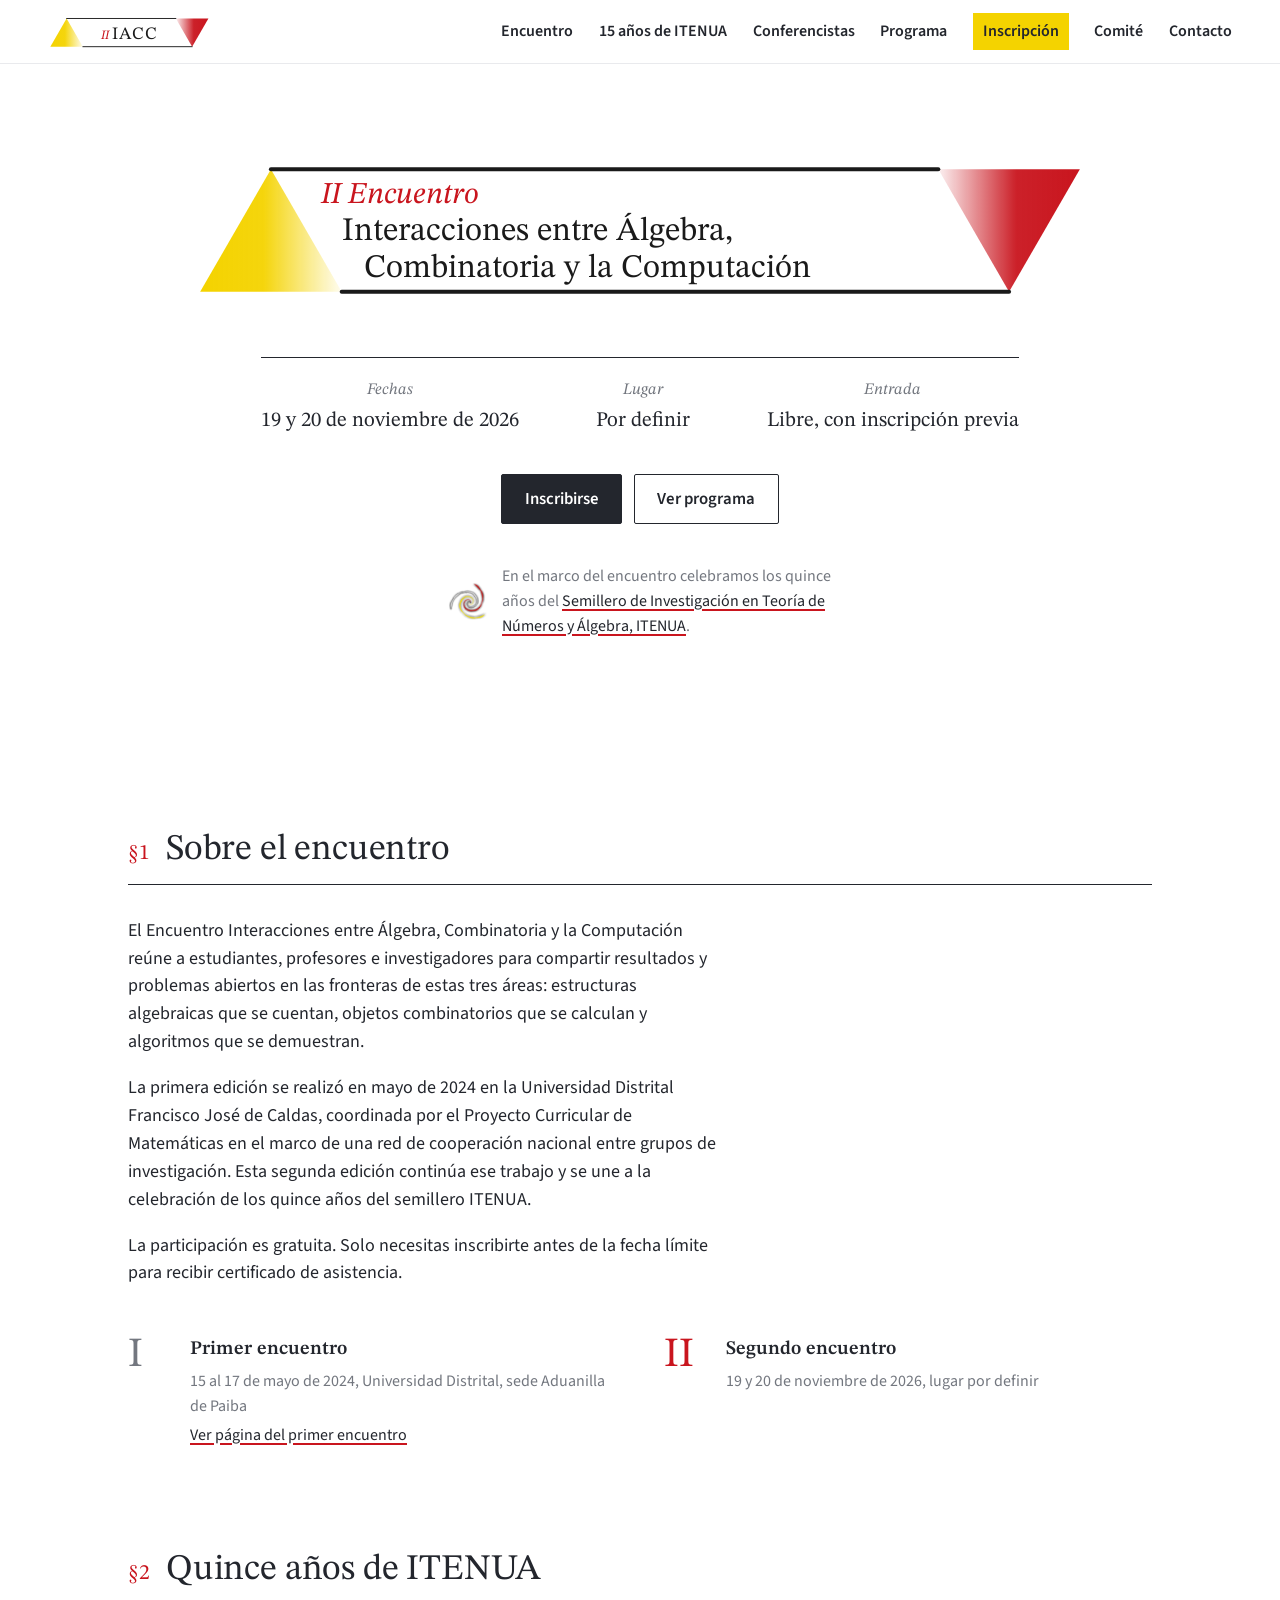
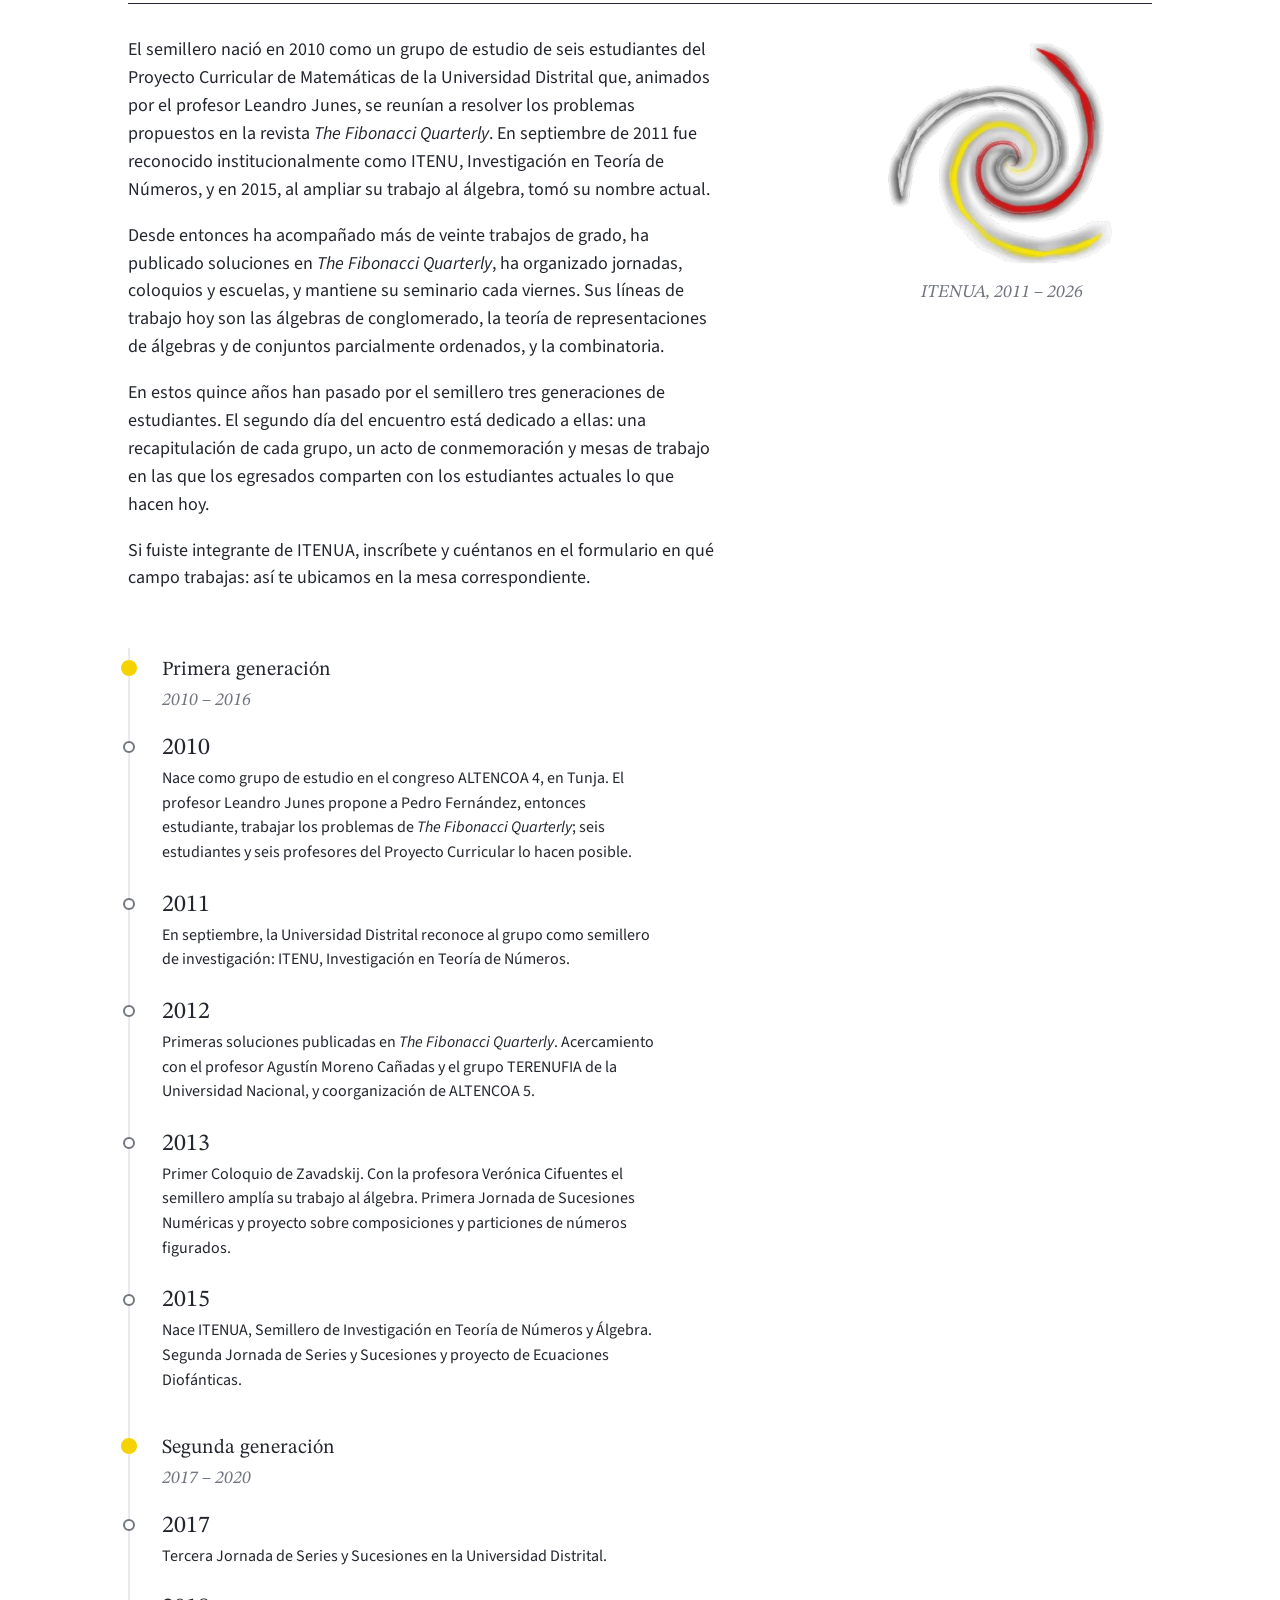
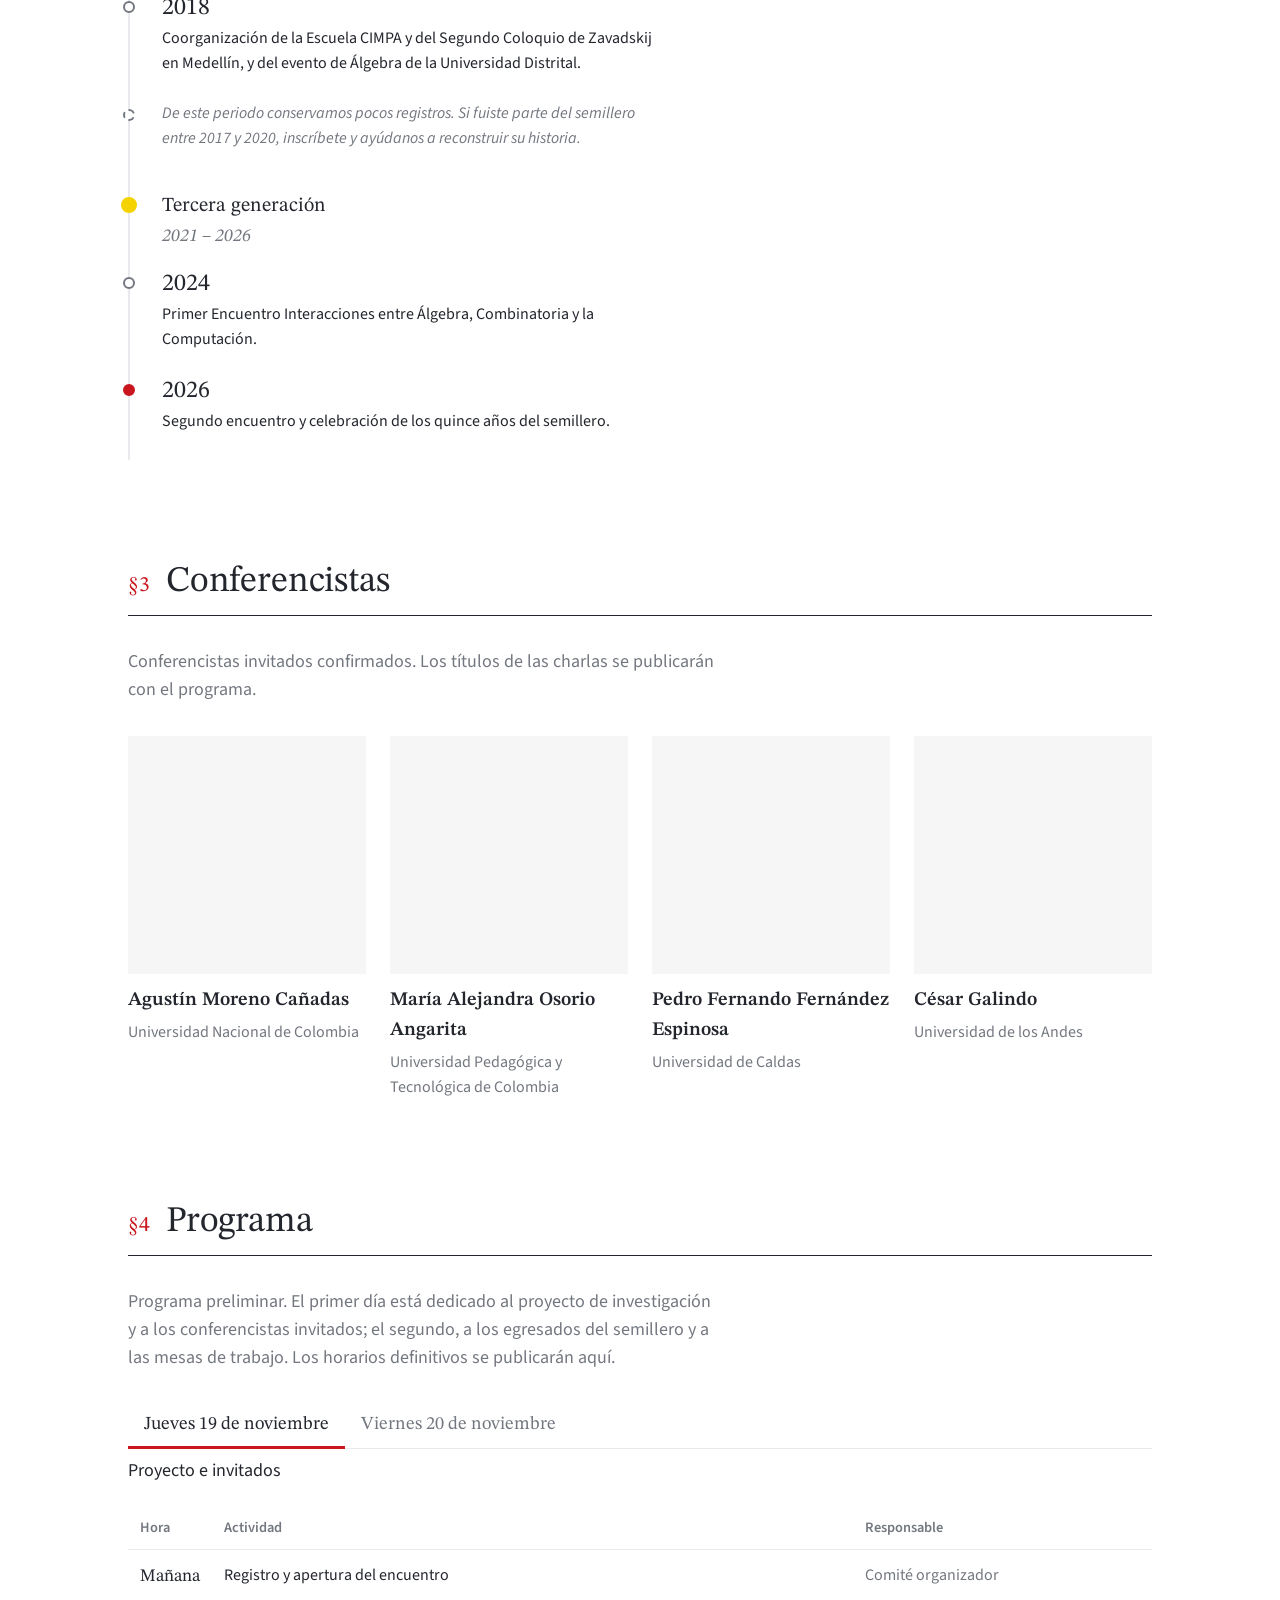
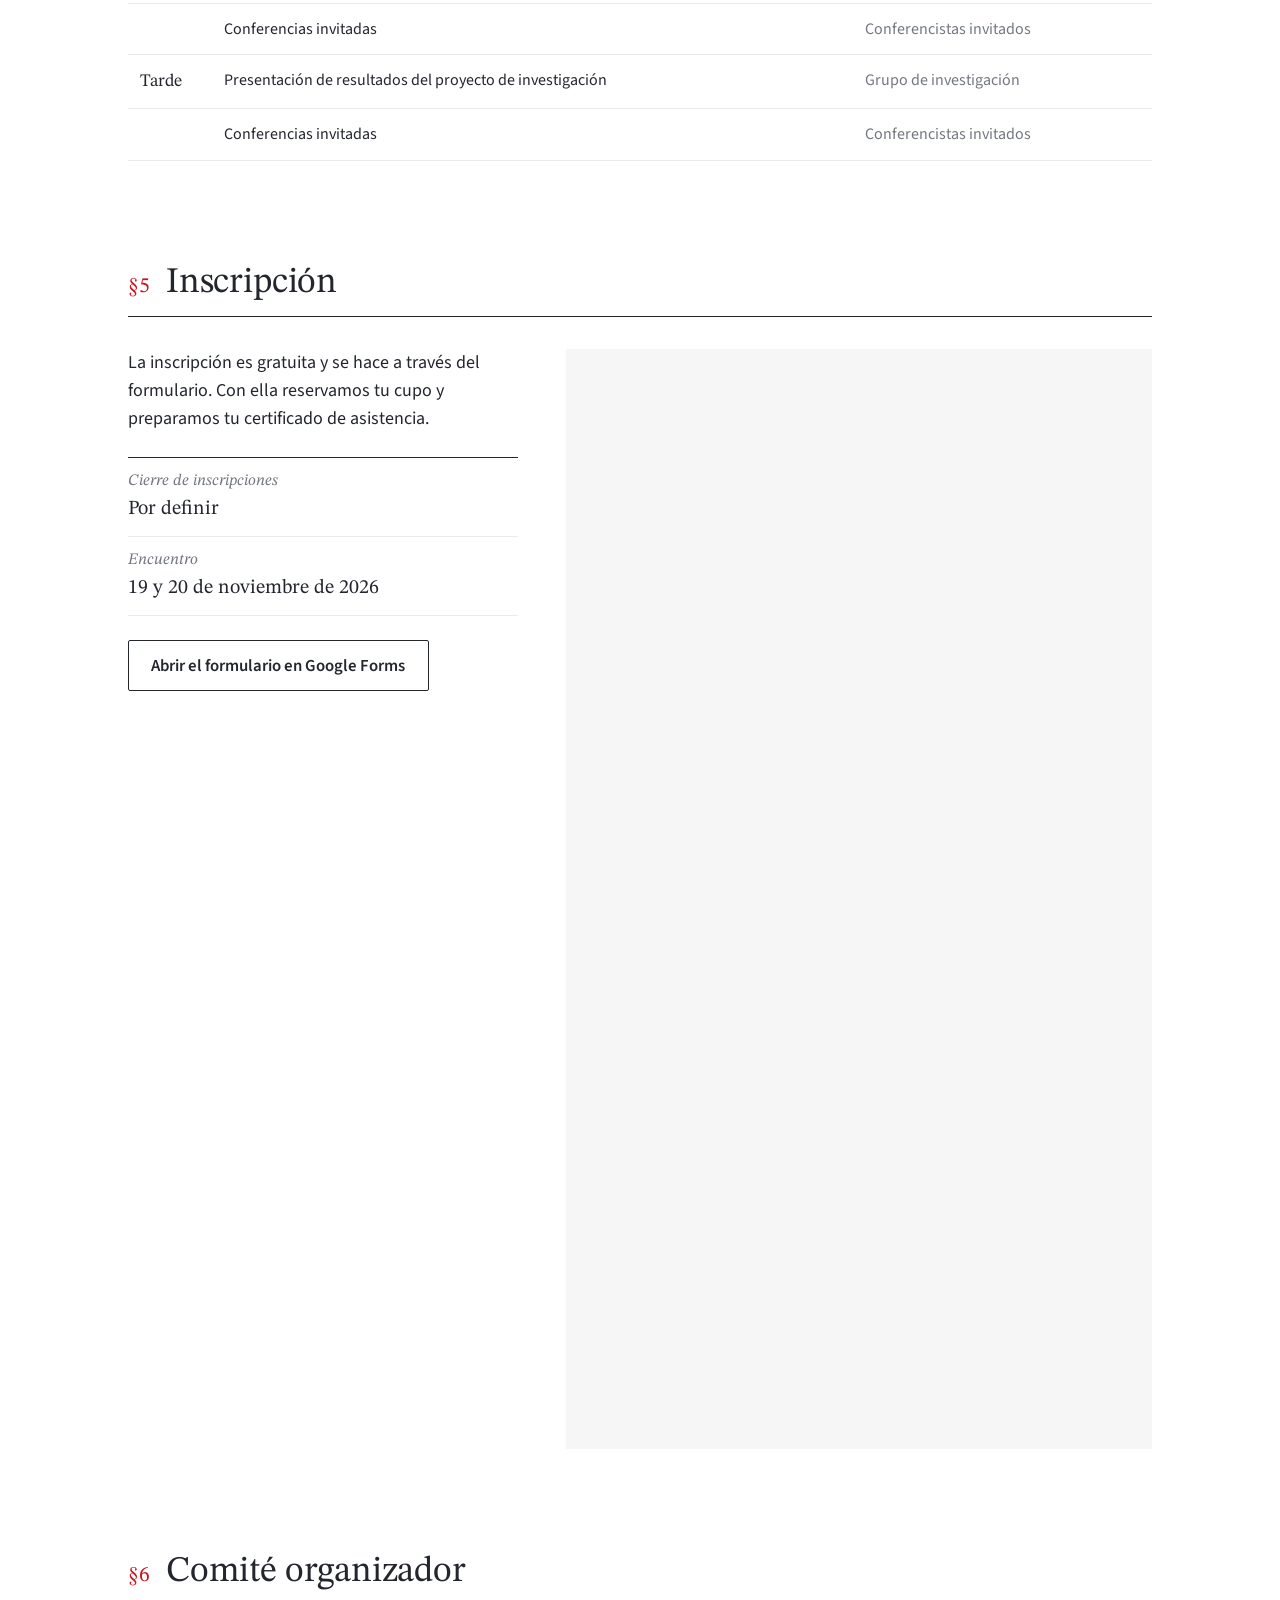
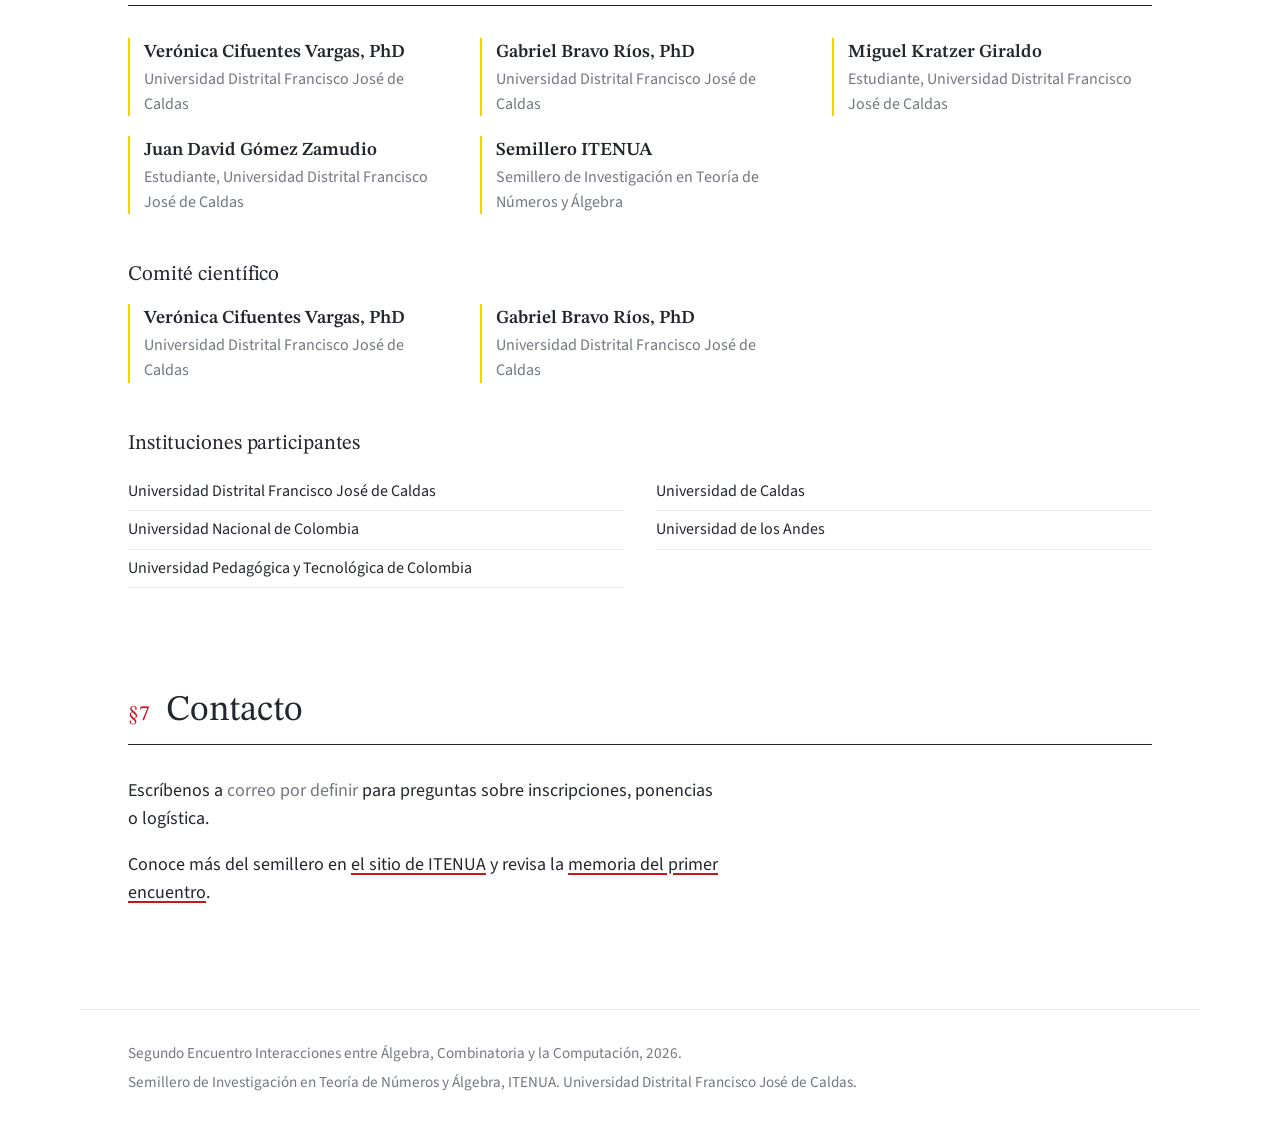
<file: index.html>
<!DOCTYPE html>
<html lang="es">
<head>
  <meta charset="UTF-8">
  <meta name="viewport" content="width=device-width, initial-scale=1">
  <title>II Encuentro Interacciones entre Álgebra, Combinatoria y la Computación · 2026</title>
  <meta name="description" content="Segundo Encuentro Interacciones entre Álgebra, Combinatoria y la Computación. 19 y 20 de noviembre de 2026. Celebración de los 15 años del semillero ITENUA.">
  <link rel="icon" href="assets/favicon.svg" type="image/svg+xml">
  <link rel="preconnect" href="https://fonts.googleapis.com">
  <link rel="preconnect" href="https://fonts.gstatic.com" crossorigin>
  <link href="https://fonts.googleapis.com/css2?family=STIX+Two+Text:ital,wght@0,400;0,600;1,400&family=Source+Sans+3:ital,wght@0,400;0,600;1,400&display=swap" rel="stylesheet">
  <link rel="stylesheet" href="styles.css">
</head>
<body>

<a class="skip" href="#encuentro">Ir al contenido</a>

<header class="topbar">
  <a class="brand" href="#inicio" aria-label="II IACC, inicio">
    <svg class="imagotipo" data-mark="imago" data-mode="color" aria-hidden="true"></svg>
  </a>
  <button class="nav-toggle" aria-expanded="false" aria-controls="nav" aria-label="Abrir menú">
    <span></span><span></span><span></span>
  </button>
  <nav id="nav" class="nav">
    <a href="#encuentro">Encuentro</a>
    <a href="#itenua">15 años de ITENUA</a>
    <a href="#conferencistas">Conferencistas</a>
    <a href="#programa">Programa</a>
    <a href="#inscripcion" class="nav-cta">Inscripción</a>
    <a href="#comite">Comité</a>
    <a href="#contacto">Contacto</a>
  </nav>
</header>

<main>

  <!-- ===================== INICIO ===================== -->
  <section id="inicio" class="hero">
    <h1 class="sr-only">Segundo Encuentro Interacciones entre Álgebra, Combinatoria y la Computación</h1>
    <svg class="isologo" data-mark="isologo" data-mode="color" role="img" aria-label="II Encuentro Interacciones entre Álgebra, Combinatoria y la Computación"></svg>

    <dl class="hero-facts">
      <div>
        <dt>Fechas</dt>
        <dd><time datetime="2026-11-19">19</time> y <time datetime="2026-11-20">20</time> de noviembre de 2026</dd>
      </div>
      <div>
        <dt>Lugar</dt>
        <dd data-site="venue">Por definir</dd>
      </div>
      <div>
        <dt>Entrada</dt>
        <dd>Libre, con inscripción previa</dd>
      </div>
    </dl>
    <div class="hero-actions">
      <a class="btn btn-primary" href="#inscripcion">Inscribirse</a>
      <a class="btn btn-ghost" href="#programa">Ver programa</a>
    </div>
    <p class="hero-note">
      <img src="assets/logo-itenua.png" alt="" width="40" height="38">
      <span>En el marco del encuentro celebramos los quince años del
      <a href="#itenua">Semillero de Investigación en Teoría de Números y Álgebra, ITENUA</a>.</span>
    </p>
  </section>

  <!-- ===================== ENCUENTRO ===================== -->
  <section id="encuentro" class="section">
    <div class="section-head">
      <span class="section-sign">§1</span>
      <h2>Sobre el encuentro</h2>
    </div>
    <div class="prose">
      <p>
        El Encuentro Interacciones entre Álgebra, Combinatoria y la Computación reúne a
        estudiantes, profesores e investigadores para compartir resultados y problemas
        abiertos en las fronteras de estas tres áreas: estructuras algebraicas que se
        cuentan, objetos combinatorios que se calculan y algoritmos que se demuestran.
      </p>
      <p>
        La primera edición se realizó en mayo de 2024 en la Universidad Distrital
        Francisco José de Caldas, coordinada por el Proyecto Curricular de Matemáticas
        en el marco de una red de cooperación nacional entre grupos de investigación.
        Esta segunda edición continúa ese trabajo y se une a la celebración de los
        quince años del semillero ITENUA.
      </p>
      <p>
        La participación es gratuita. Solo necesitas inscribirte antes de la fecha
        límite para recibir certificado de asistencia.
      </p>
    </div>

    <ul class="editions">
      <li>
        <span class="edition-num">I</span>
        <div>
          <strong>Primer encuentro</strong>
          <span>15 al 17 de mayo de 2024, Universidad Distrital, sede Aduanilla de Paiba</span>
          <a data-site="firstMeetingUrl" href="#">Ver página del primer encuentro</a>
        </div>
      </li>
      <li class="current">
        <span class="edition-num">II</span>
        <div>
          <strong>Segundo encuentro</strong>
          <span>19 y 20 de noviembre de 2026, <span data-site="venueShort">lugar por definir</span></span>
        </div>
      </li>
    </ul>
  </section>

  <!-- ===================== ITENUA ===================== -->
  <section id="itenua" class="section section-itenua">
    <div class="section-head">
      <span class="section-sign">§2</span>
      <h2>Quince años de ITENUA</h2>
    </div>

    <div class="itenua-grid">
      <div class="prose">
        <p>
          El semillero nació en 2010 como un grupo de estudio de seis estudiantes del
          Proyecto Curricular de Matemáticas de la Universidad Distrital que, animados por
          el profesor Leandro Junes, se reunían a resolver los problemas propuestos en la
          revista <em>The Fibonacci Quarterly</em>. En septiembre de 2011 fue reconocido
          institucionalmente como ITENU, Investigación en Teoría de Números, y en 2015,
          al ampliar su trabajo al álgebra, tomó su nombre actual.
        </p>
        <p>
          Desde entonces ha acompañado más de veinte trabajos de grado, ha publicado
          soluciones en <em>The Fibonacci Quarterly</em>, ha organizado jornadas, coloquios
          y escuelas, y mantiene su seminario cada viernes. Sus líneas de trabajo hoy son
          las álgebras de conglomerado, la teoría de representaciones de álgebras y de
          conjuntos parcialmente ordenados, y la combinatoria.
        </p>
        <p>
          En estos quince años han pasado por el semillero tres generaciones de estudiantes.
          El segundo día del encuentro está dedicado a ellas: una recapitulación de cada grupo,
          un acto de conmemoración y mesas de trabajo en las que los egresados comparten con
          los estudiantes actuales lo que hacen hoy.
        </p>
        <p>
          Si fuiste integrante de ITENUA, inscríbete y cuéntanos en el formulario en qué
          campo trabajas: así te ubicamos en la mesa correspondiente.
        </p>
      </div>

      <div class="itenua-logo">
        <img src="assets/logo-itenua.png" alt="Logo de ITENUA: una espiral en gris, rojo y amarillo" width="380" height="366">
        <span>ITENUA, 2011 – 2026</span>
      </div>
    </div>

    <!-- Línea de tiempo: cada <li> es un hito; los <li class="gen"> encabezan una generación -->
    <ol class="history">
      <li class="gen"><span>Primera generación</span><em>2010 – 2016</em></li>
      <li>
        <time>2010</time>
        <p>Nace como grupo de estudio en el congreso ALTENCOA 4, en Tunja. El profesor Leandro Junes propone a Pedro Fernández, entonces estudiante, trabajar los problemas de <em>The Fibonacci Quarterly</em>; seis estudiantes y seis profesores del Proyecto Curricular lo hacen posible.</p>
      </li>
      <li>
        <time>2011</time>
        <p>En septiembre, la Universidad Distrital reconoce al grupo como semillero de investigación: ITENU, Investigación en Teoría de Números.</p>
      </li>
      <li>
        <time>2012</time>
        <p>Primeras soluciones publicadas en <em>The Fibonacci Quarterly</em>. Acercamiento con el profesor Agustín Moreno Cañadas y el grupo TERENUFIA de la Universidad Nacional, y coorganización de ALTENCOA 5.</p>
      </li>
      <li>
        <time>2013</time>
        <p>Primer Coloquio de Zavadskij. Con la profesora Verónica Cifuentes el semillero amplía su trabajo al álgebra. Primera Jornada de Sucesiones Numéricas y proyecto sobre composiciones y particiones de números figurados.</p>
      </li>
      <li>
        <time>2015</time>
        <p>Nace ITENUA, Semillero de Investigación en Teoría de Números y Álgebra. Segunda Jornada de Series y Sucesiones y proyecto de Ecuaciones Diofánticas.</p>
      </li>

      <li class="gen"><span>Segunda generación</span><em>2017 – 2020</em></li>
      <li>
        <time>2017</time>
        <p>Tercera Jornada de Series y Sucesiones en la Universidad Distrital.</p>
      </li>
      <li>
        <time>2018</time>
        <p>Coorganización de la Escuela CIMPA y del Segundo Coloquio de Zavadskij en Medellín, y del evento de Álgebra de la Universidad Distrital.</p>
      </li>
      <li class="gap">
        <p>De este periodo conservamos pocos registros. Si fuiste parte del semillero entre 2017 y 2020, inscríbete y ayúdanos a reconstruir su historia.</p>
      </li>

      <li class="gen"><span>Tercera generación</span><em>2021 – 2026</em></li>
      <li>
        <time>2024</time>
        <p>Primer Encuentro Interacciones entre Álgebra, Combinatoria y la Computación.</p>
      </li>
      <li class="current">
        <time>2026</time>
        <p>Segundo encuentro y celebración de los quince años del semillero.</p>
      </li>
    </ol>
  </section>

  <!-- ===================== CONFERENCISTAS ===================== -->
  <section id="conferencistas" class="section">
    <div class="section-head">
      <span class="section-sign">§3</span>
      <h2>Conferencistas</h2>
    </div>
    <p class="section-lead">
      Conferencistas invitados confirmados. Los títulos de las charlas se publicarán con el programa.
    </p>

    <!--
      Para agregar un conferencista, copia un <li> y cambia la foto, el nombre,
      la institución y el título de la charla. Fotos recomendadas: cuadradas,
      mínimo 400 × 400 px, en assets/conferencistas/.
    -->
    <ul class="speakers">
      <li class="speaker">
        <div class="speaker-photo" aria-hidden="true"></div>
        <strong>Agustín Moreno Cañadas</strong>
        <span>Universidad Nacional de Colombia</span>
      </li>
      <li class="speaker">
        <div class="speaker-photo" aria-hidden="true"></div>
        <strong>María Alejandra Osorio Angarita</strong>
        <span>Universidad Pedagógica y Tecnológica de Colombia</span>
      </li>
      <li class="speaker">
        <div class="speaker-photo" aria-hidden="true"></div>
        <strong>Pedro Fernando Fernández Espinosa</strong>
        <span>Universidad de Caldas</span>
      </li>
      <li class="speaker">
        <div class="speaker-photo" aria-hidden="true"></div>
        <strong>César Galindo</strong>
        <span>Universidad de los Andes</span>
      </li>
    </ul>
  </section>

  <!-- ===================== PROGRAMA ===================== -->
  <section id="programa" class="section">
    <div class="section-head">
      <span class="section-sign">§4</span>
      <h2>Programa</h2>
    </div>
    <p class="section-lead">
      Programa preliminar. El primer día está dedicado al proyecto de investigación y a los
      conferencistas invitados; el segundo, a los egresados del semillero y a las mesas de trabajo.
      Los horarios definitivos se publicarán aquí.
    </p>

    <div class="days" data-tabs>
      <div class="day-tabs" role="tablist" aria-label="Días del encuentro">
        <button role="tab" aria-selected="true" aria-controls="dia-1" id="tab-1">Jueves 19 de noviembre</button>
        <button role="tab" aria-selected="false" aria-controls="dia-2" id="tab-2" tabindex="-1">Viernes 20 de noviembre</button>
      </div>

      <!-- Edita las filas de cada tabla. Una fila = una actividad. -->
      <div id="dia-1" role="tabpanel" aria-labelledby="tab-1">
        <p class="day-title">Proyecto e invitados</p>
        <table class="schedule">
          <thead><tr><th>Hora</th><th>Actividad</th><th>Responsable</th></tr></thead>
          <tbody>
            <tr><td>Mañana</td><td>Registro y apertura del encuentro</td><td>Comité organizador</td></tr>
            <tr><td></td><td>Conferencias invitadas</td><td>Conferencistas invitados</td></tr>
            <tr><td>Tarde</td><td>Presentación de resultados del proyecto de investigación</td><td>Grupo de investigación</td></tr>
            <tr><td></td><td>Conferencias invitadas</td><td>Conferencistas invitados</td></tr>
          </tbody>
        </table>
      </div>

      <div id="dia-2" role="tabpanel" aria-labelledby="tab-2" hidden>
        <p class="day-title">Egresados y mesas de trabajo</p>
        <table class="schedule">
          <thead><tr><th>Hora</th><th>Actividad</th><th>Responsable</th></tr></thead>
          <tbody>
            <tr><td>Mañana</td><td>Quince años de ITENUA: recapitulación de las tres generaciones del semillero</td><td>Semillero ITENUA</td></tr>
            <tr><td></td><td>Acto de conmemoración</td><td>Comité organizador</td></tr>
            <tr><td>Tarde</td><td>Mesas de trabajo con egresados</td><td>Egresados y estudiantes</td></tr>
            <tr><td></td><td>Clausura y entrega de certificados</td><td>Comité organizador</td></tr>
          </tbody>
        </table>

        <div class="mesas">
          <h3>Mesas de trabajo</h3>
          <p>
            Cada mesa reúne a egresados del semillero que trabajan en un mismo campo con
            los estudiantes interesados en él. Al inscribirte puedes indicar tu mesa de preferencia.
          </p>
          <ul>
            <li>Educación básica y media</li>
            <li>Educación universitaria</li>
            <li>Finanzas</li>
            <li>Industria</li>
            <li>Academia e investigación</li>
            <li>Otras áreas</li>
          </ul>
        </div>
      </div>
    </div>

    <!-- Cuando tengas los PDF, descomenta y ajusta las rutas -->
    <!--
    <ul class="downloads">
      <li><a href="assets/programa-2026.pdf">Programa completo (PDF)</a></li>
      <li><a href="assets/resumenes-2026.pdf">Libro de resúmenes (PDF)</a></li>
    </ul>
    -->
  </section>

  <!-- ===================== INSCRIPCIÓN ===================== -->
  <section id="inscripcion" class="section section-form">
    <div class="section-head">
      <span class="section-sign">§5</span>
      <h2>Inscripción</h2>
    </div>

    <div class="form-grid">
      <div class="prose form-intro">
        <p>
          La inscripción es gratuita y se hace a través del formulario. Con ella
          reservamos tu cupo y preparamos tu certificado de asistencia.
        </p>
        <dl class="dates">
          <div>
            <dt>Cierre de inscripciones</dt>
            <dd data-site="registrationDeadline">Por definir</dd>
          </div>
          <div>
            <dt>Encuentro</dt>
            <dd>19 y 20 de noviembre de 2026</dd>
          </div>
        </dl>
        <p>
          <a class="btn btn-ghost" data-site="formLinkUrl" href="#" target="_blank" rel="noopener">Abrir el formulario en Google Forms</a>
        </p>
      </div>

      <div class="form-embed" id="form-embed">
        <!-- El formulario se inserta aquí desde config.js -->
        <div class="form-placeholder">
          <p>El formulario de inscripción se habilitará próximamente.</p>
        </div>
      </div>
    </div>
  </section>

  <!-- ===================== COMITÉ ===================== -->
  <section id="comite" class="section">
    <div class="section-head">
      <span class="section-sign">§6</span>
      <h2>Comité organizador</h2>
    </div>

    <!-- Agrega o edita integrantes del comité aquí -->
    <ul class="committee">
      <li><strong>Verónica Cifuentes Vargas, PhD</strong><span>Universidad Distrital Francisco José de Caldas</span></li>
      <li><strong>Gabriel Bravo Ríos, PhD</strong><span>Universidad Distrital Francisco José de Caldas</span></li>
      <li><strong>Miguel Kratzer Giraldo</strong><span>Estudiante, Universidad Distrital Francisco José de Caldas</span></li>
      <li><strong>Juan David Gómez Zamudio</strong><span>Estudiante, Universidad Distrital Francisco José de Caldas</span></li>
      <li><strong>Semillero ITENUA</strong><span>Semillero de Investigación en Teoría de Números y Álgebra</span></li>
    </ul>

    <h3>Comité científico</h3>
    <ul class="committee">
      <li><strong>Verónica Cifuentes Vargas, PhD</strong><span>Universidad Distrital Francisco José de Caldas</span></li>
      <li><strong>Gabriel Bravo Ríos, PhD</strong><span>Universidad Distrital Francisco José de Caldas</span></li>
    </ul>

    <h3>Instituciones participantes</h3>
    <ul class="institutions">
      <li>Universidad Distrital Francisco José de Caldas</li>
      <li>Universidad Nacional de Colombia</li>
      <li>Universidad Pedagógica y Tecnológica de Colombia</li>
      <li>Universidad de Caldas</li>
      <li>Universidad de los Andes</li>
    </ul>
  </section>

  <!-- ===================== CONTACTO ===================== -->
  <section id="contacto" class="section">
    <div class="section-head">
      <span class="section-sign">§7</span>
      <h2>Contacto</h2>
    </div>
    <div class="prose">
      <p>
        Escríbenos a <a data-site="contactEmail" href="#">correo por definir</a>
        para preguntas sobre inscripciones, ponencias o logística.
      </p>
      <p>
        Conoce más del semillero en <a data-site="itenuaUrl" href="#" target="_blank" rel="noopener">el sitio de ITENUA</a>
        y revisa la <a data-site="firstMeetingUrl" href="#" target="_blank" rel="noopener">memoria del primer encuentro</a>.
      </p>
    </div>
  </section>

</main>

<footer class="footer">
  <p>Segundo Encuentro Interacciones entre Álgebra, Combinatoria y la Computación, 2026.</p>
  <p>Semillero de Investigación en Teoría de Números y Álgebra, ITENUA. Universidad Distrital Francisco José de Caldas.</p>
</footer>

<script src="config.js"></script>
<script src="marca.js"></script>
<script src="script.js"></script>
</body>
</html>
</file>
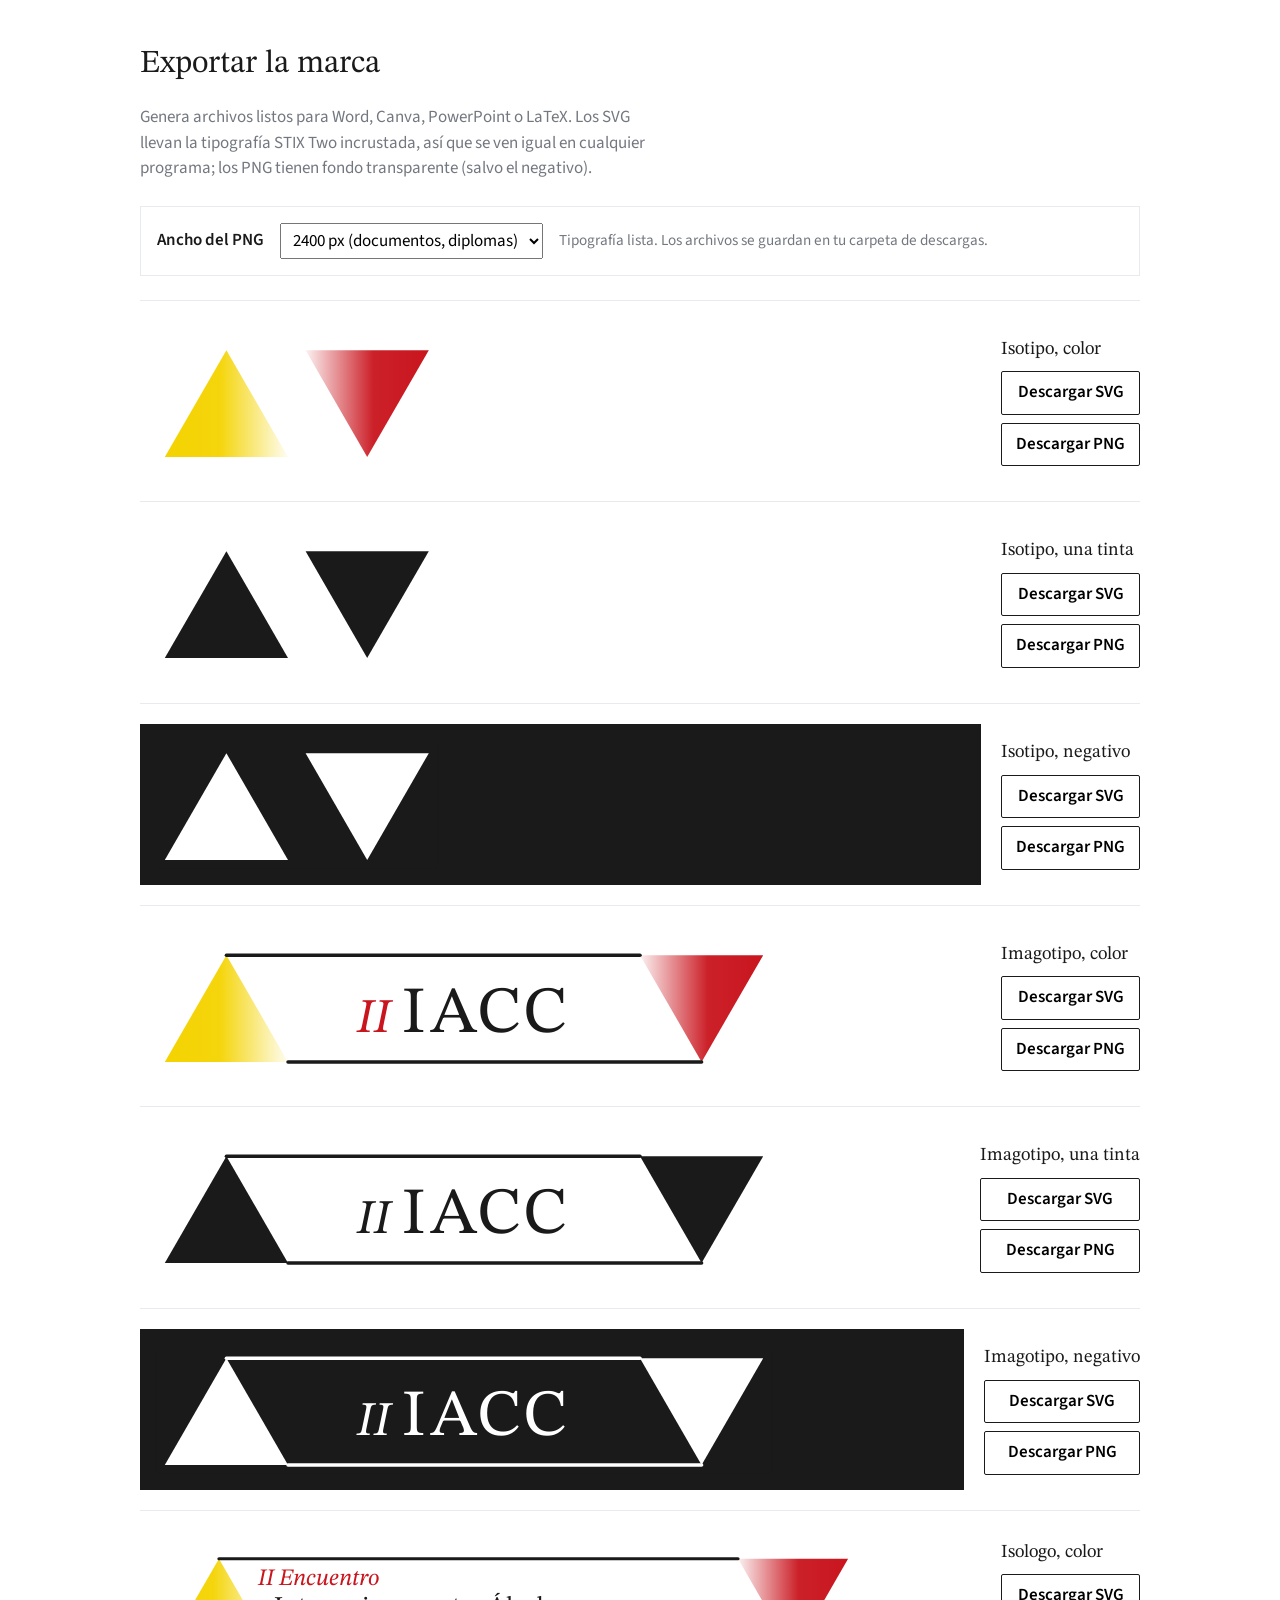
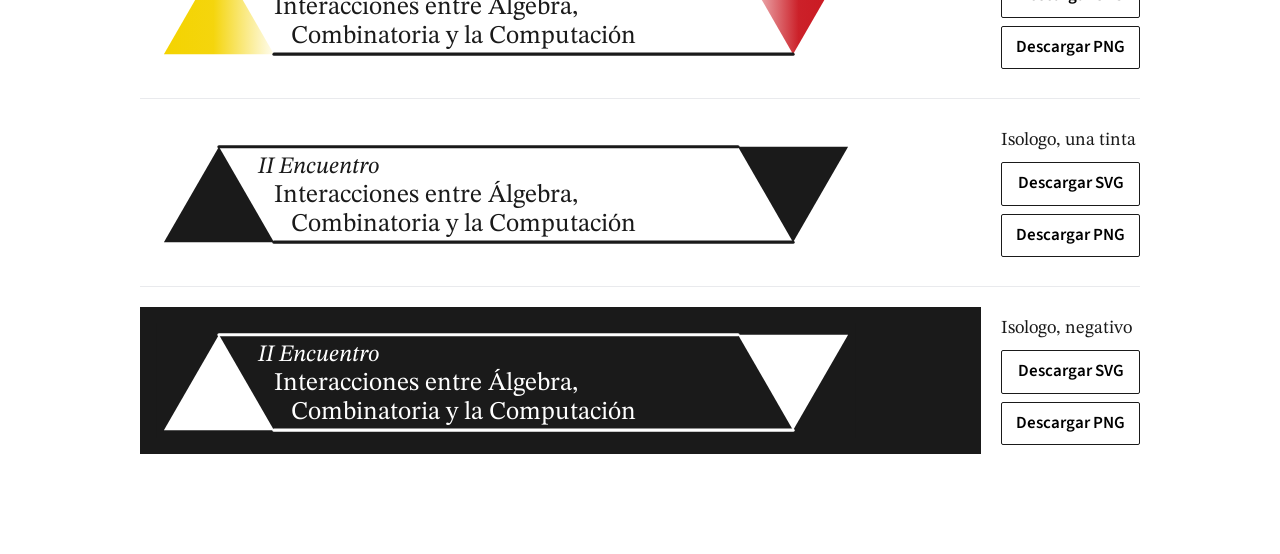
<file: marca/exportar.html>
<!DOCTYPE html>
<html lang="es">
<head>
<meta charset="UTF-8">
<meta name="viewport" content="width=device-width, initial-scale=1">
<title>Exportar la marca</title>
<link href="https://fonts.googleapis.com/css2?family=STIX+Two+Text:ital,wght@0,400;1,400&family=Source+Sans+3:wght@400;600&display=swap" rel="stylesheet">
<style>
  body { margin:0; font-family:"Source Sans 3", sans-serif; color:#1a1a1a; background:#fff; font-size:17px; line-height:1.5; }
  main { max-width:1000px; margin:0 auto; padding:40px 24px 80px; }
  h1 { font-family:"STIX Two Text", serif; font-weight:400; font-size:2rem; margin:0 0 .25rem; }
  p.lead { color:#73777f; max-width:64ch; }
  .controls { display:flex; gap:16px; align-items:center; flex-wrap:wrap; margin:24px 0; padding:16px; border:1px solid #e9eaed; }
  label { font-weight:600; }
  select, input { font:inherit; padding:4px 8px; }
  .item { display:grid; grid-template-columns:1fr auto; gap:20px; align-items:center; padding:20px 0; border-top:1px solid #e9eaed; }
  .item .prev { padding:16px; }
  .item .prev.dark { background:#1a1a1a; }
  .item svg { max-width:100%; height:auto; display:block; }
  .item strong { font-family:"STIX Two Text", serif; font-weight:400; font-size:1.15rem; display:block; margin-bottom:8px; }
  .btns { display:flex; flex-direction:column; gap:8px; }
  button { font:inherit; font-weight:600; padding:8px 14px; border:1.5px solid #1a1a1a; background:#fff; cursor:pointer; border-radius:2px; }
  button:hover { background:#f6f6f7; }
  #status { color:#73777f; font-size:.95rem; }
</style>
</head>
<body>
<main>
  <h1>Exportar la marca</h1>
  <p class="lead">Genera archivos listos para Word, Canva, PowerPoint o LaTeX. Los SVG llevan la tipografía STIX Two incrustada, así que se ven igual en cualquier programa; los PNG tienen fondo transparente (salvo el negativo).</p>

  <div class="controls">
    <label for="scale">Ancho del PNG</label>
    <select id="scale">
      <option value="1200">1200 px (web, correo)</option>
      <option value="2400" selected>2400 px (documentos, diplomas)</option>
      <option value="4800">4800 px (afiches, impresión)</option>
    </select>
    <span id="status">Cargando tipografía…</span>
  </div>

  <div id="list"></div>
</main>

<script src="../marca.js"></script>
<script>
(function () {
  var NS = "http://www.w3.org/2000/svg";
  var items = [
    ["isotipo", "iso", "color"], ["isotipo", "iso", "mono"], ["isotipo", "iso", "neg"],
    ["imagotipo", "imago", "color"], ["imagotipo", "imago", "mono"], ["imagotipo", "imago", "neg"],
    ["isologo", "isologo", "color"], ["isologo", "isologo", "mono"], ["isologo", "isologo", "neg"]
  ];
  var labels = { color: "color", mono: "una tinta", neg: "negativo" };
  var fontCss = "";

  // Descarga la tipografía de Google Fonts y la convierte en @font-face con data: URIs.
  function loadFont() {
    var url = "https://fonts.googleapis.com/css2?family=STIX+Two+Text:ital,wght@0,400;1,400&display=swap";
    return fetch(url).then(function (r) { return r.text(); }).then(function (css) {
      var urls = [];
      css.replace(/url\((https:[^)]+)\)/g, function (m, u) { urls.push(u); return m; });
      return Promise.all(urls.map(function (u) {
        return fetch(u).then(function (r) { return r.arrayBuffer(); }).then(function (buf) {
          var bytes = new Uint8Array(buf), bin = "";
          for (var i = 0; i < bytes.length; i++) bin += String.fromCharCode(bytes[i]);
          return [u, "data:font/woff2;base64," + btoa(bin)];
        });
      })).then(function (pairs) {
        pairs.forEach(function (p) { css = css.split(p[0]).join(p[1]); });
        fontCss = css;
      });
    });
  }

  function build(mark, mode, embedFont) {
    var svg = document.createElementNS(NS, "svg");
    svg.setAttribute("xmlns", NS);
    window.MARCA[mark](svg, mode);
    var vb = svg.getAttribute("viewBox").split(" ").map(Number);
    if (mode === "neg") {
      var bg = document.createElementNS(NS, "rect");
      bg.setAttribute("width", "100%"); bg.setAttribute("height", "100%"); bg.setAttribute("fill", "#1a1a1a");
      svg.insertBefore(bg, svg.firstChild);
    }
    if (embedFont && mark !== "iso") {
      var st = document.createElementNS(NS, "style");
      st.textContent = fontCss;
      svg.insertBefore(st, svg.firstChild);
    }
    return { svg: svg, w: vb[2], h: vb[3] };
  }

  function download(name, blob) {
    var a = document.createElement("a");
    a.href = URL.createObjectURL(blob); a.download = name;
    document.body.appendChild(a); a.click(); a.remove();
    setTimeout(function () { URL.revokeObjectURL(a.href); }, 5000);
  }

  function svgFile(name, mark, mode) {
    var b = build(mark, mode, true);
    b.svg.setAttribute("width", b.w * 4); b.svg.setAttribute("height", Math.round(b.h * 4));
    var src = new XMLSerializer().serializeToString(b.svg);
    download(name + ".svg", new Blob([src], { type: "image/svg+xml" }));
  }

  function pngFile(name, mark, mode) {
    var width = parseInt(document.getElementById("scale").value, 10);
    var b = build(mark, mode, true);
    var height = Math.round(width * b.h / b.w);
    b.svg.setAttribute("width", width); b.svg.setAttribute("height", height);
    var src = new XMLSerializer().serializeToString(b.svg);
    var img = new Image();
    img.onload = function () {
      var c = document.createElement("canvas");
      c.width = width; c.height = height;
      c.getContext("2d").drawImage(img, 0, 0, width, height);
      c.toBlob(function (blob) { download(name + "-" + width + "px.png", blob); }, "image/png");
    };
    img.src = "data:image/svg+xml;charset=utf-8," + encodeURIComponent(src);
  }

  var list = document.getElementById("list");
  items.forEach(function (it) {
    var name = it[0] + "-" + (it[2] === "neg" ? "negativo" : it[2]);
    var row = document.createElement("div"); row.className = "item";
    var prev = document.createElement("div"); prev.className = "prev" + (it[2] === "neg" ? " dark" : "");
    var b = build(it[1], it[2], false);
    b.svg.setAttribute("width", Math.min(700, b.w * 2.2));
    prev.appendChild(b.svg);
    var side = document.createElement("div");
    side.innerHTML = "<strong>" + it[0].charAt(0).toUpperCase() + it[0].slice(1) + ", " + labels[it[2]] + "</strong>";
    var btns = document.createElement("div"); btns.className = "btns";
    var b1 = document.createElement("button"); b1.textContent = "Descargar SVG"; b1.onclick = function () { svgFile(name, it[1], it[2]); };
    var b2 = document.createElement("button"); b2.textContent = "Descargar PNG"; b2.onclick = function () { pngFile(name, it[1], it[2]); };
    btns.appendChild(b1); btns.appendChild(b2); side.appendChild(btns);
    row.appendChild(prev); row.appendChild(side); list.appendChild(row);
  });

  loadFont().then(function () {
    document.getElementById("status").textContent = "Tipografía lista. Los archivos se guardan en tu carpeta de descargas.";
  }).catch(function () {
    document.getElementById("status").textContent = "No se pudo descargar la tipografía (¿sin internet?). Los PNG saldrán con Times New Roman.";
  });
})();
</script>
</body>
</html>
</file>
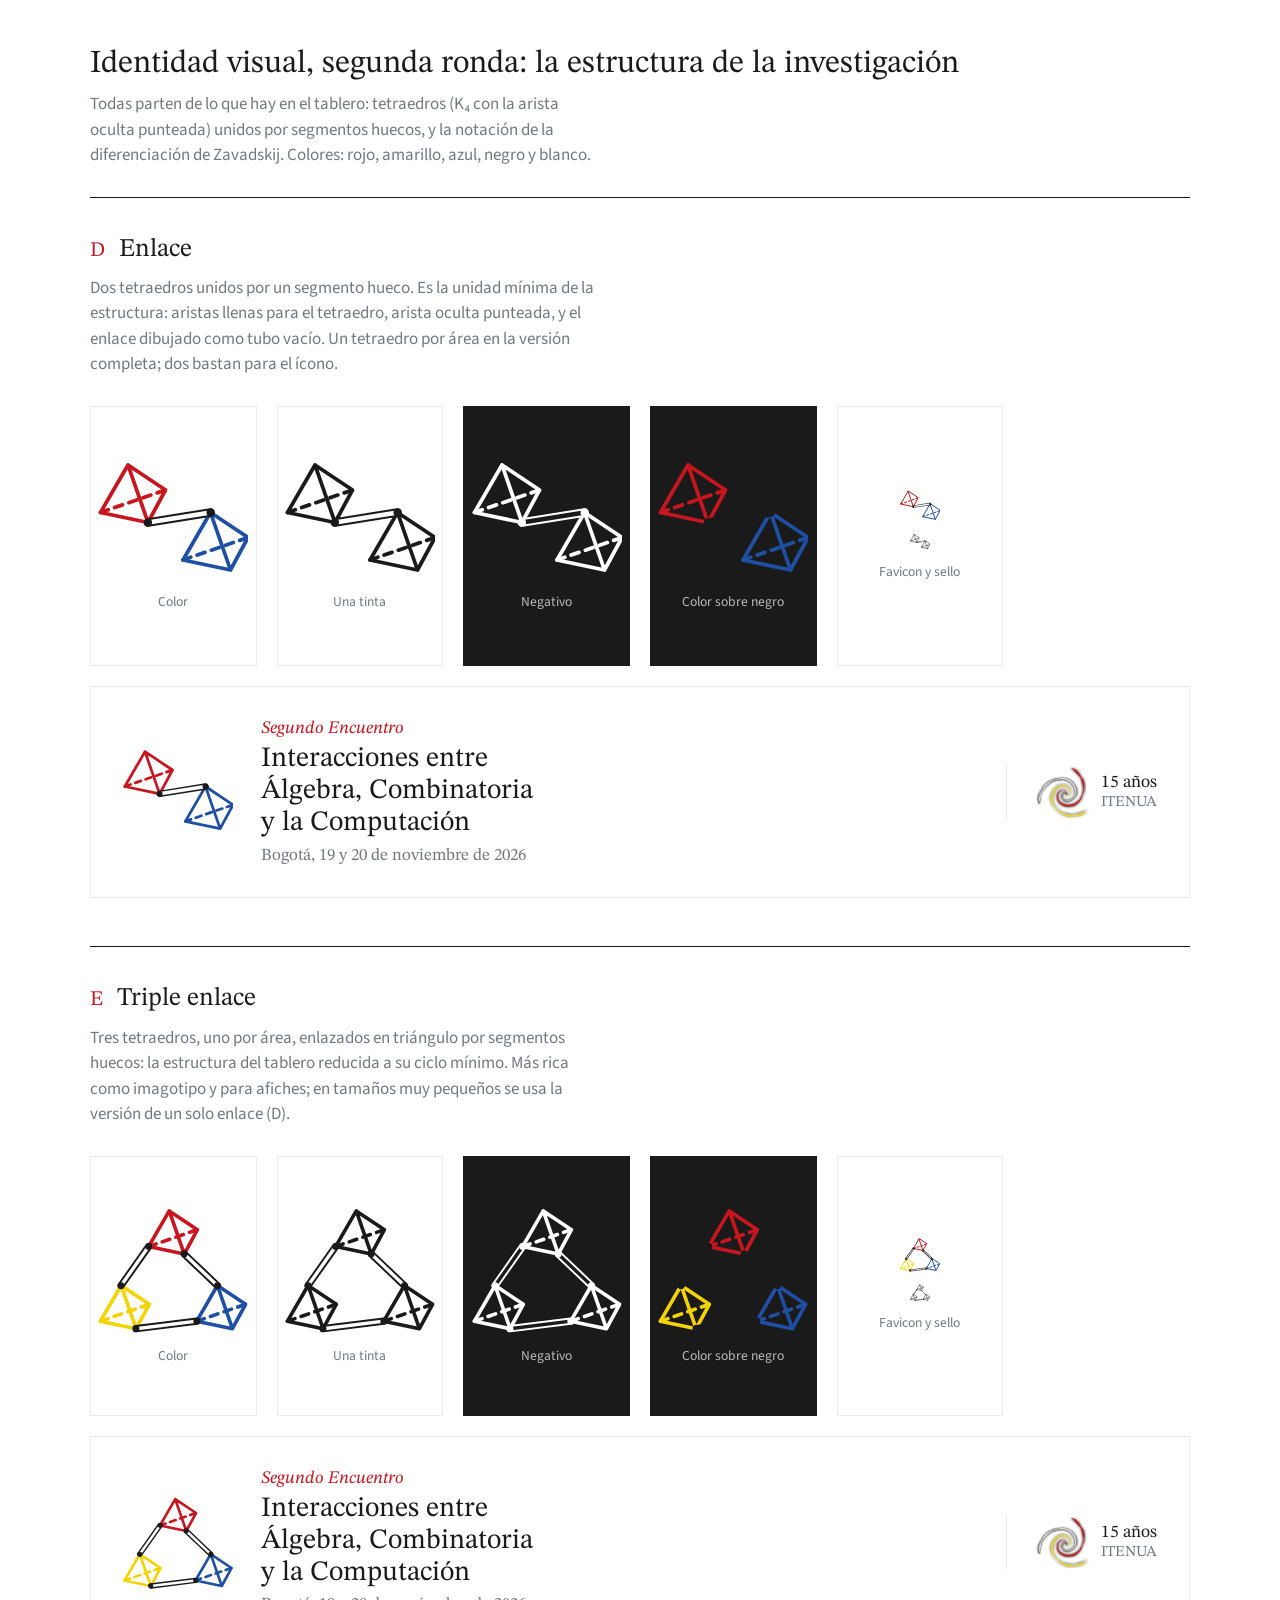
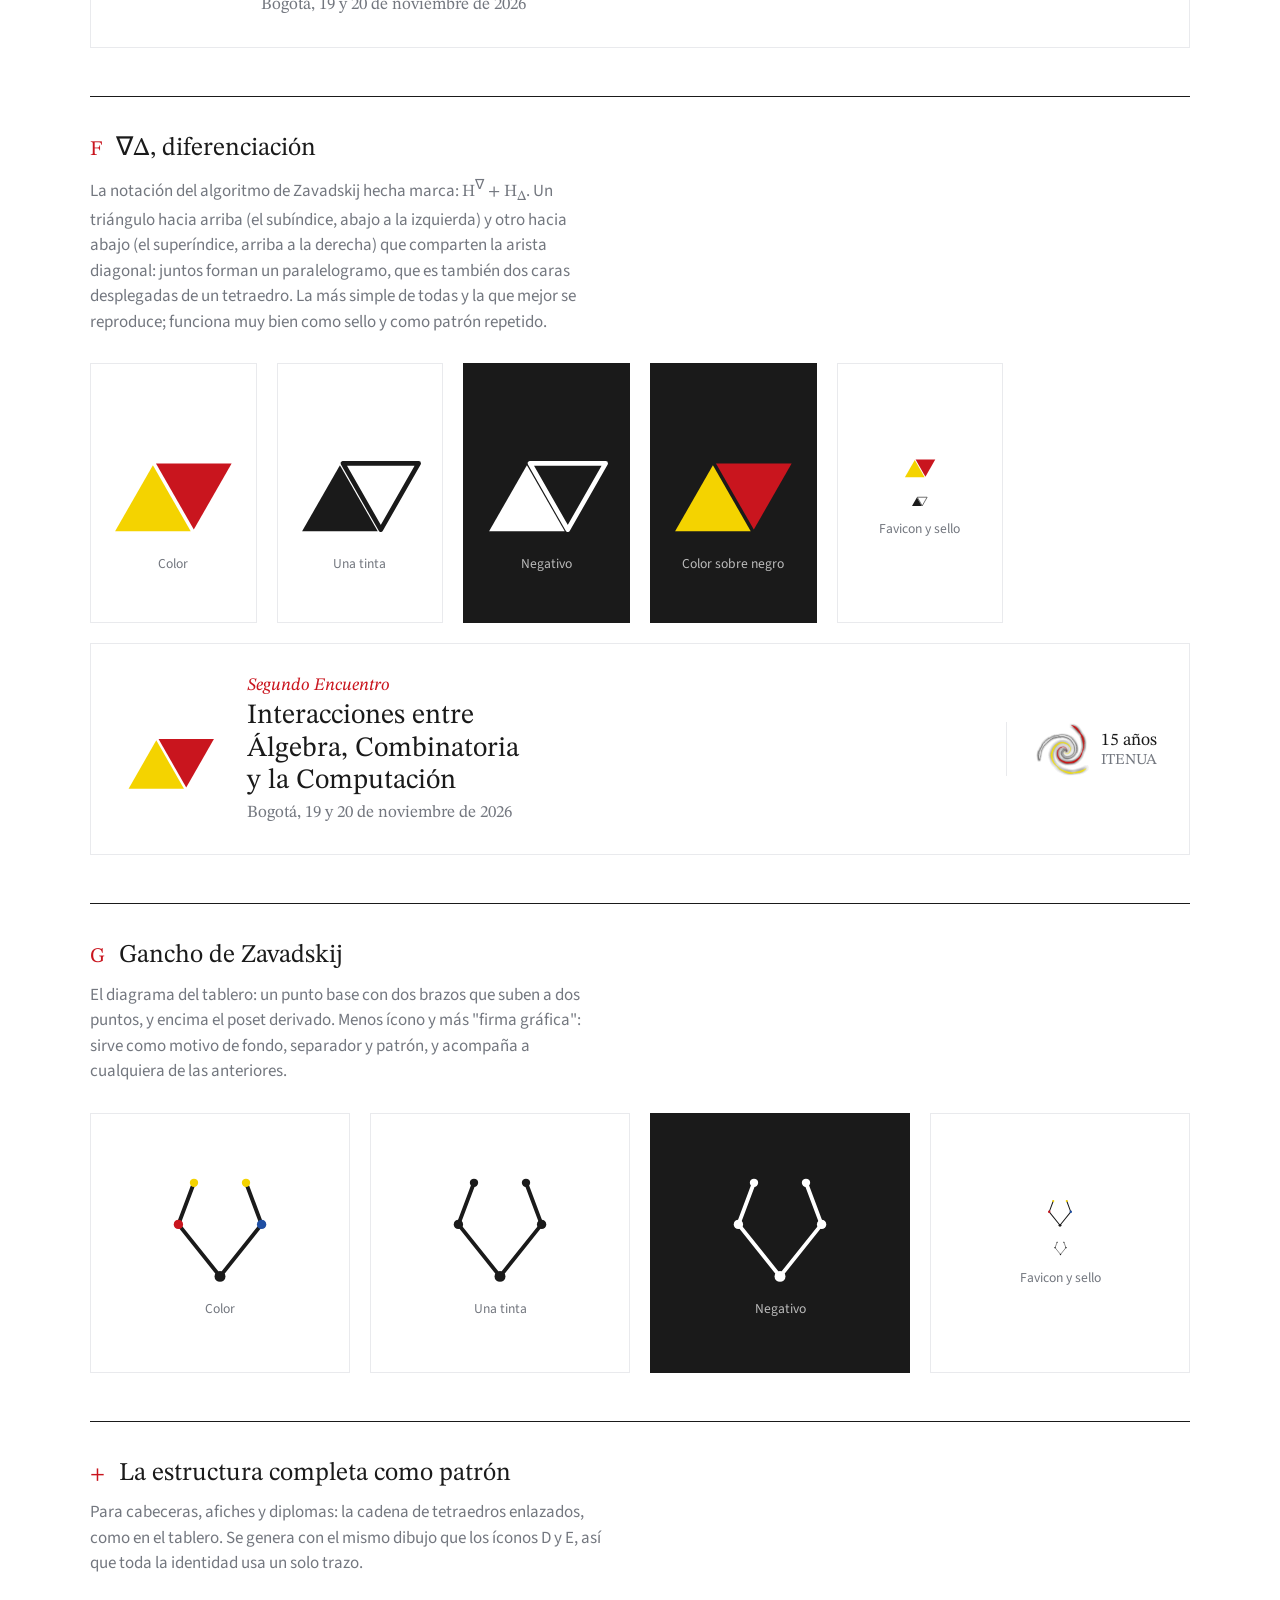
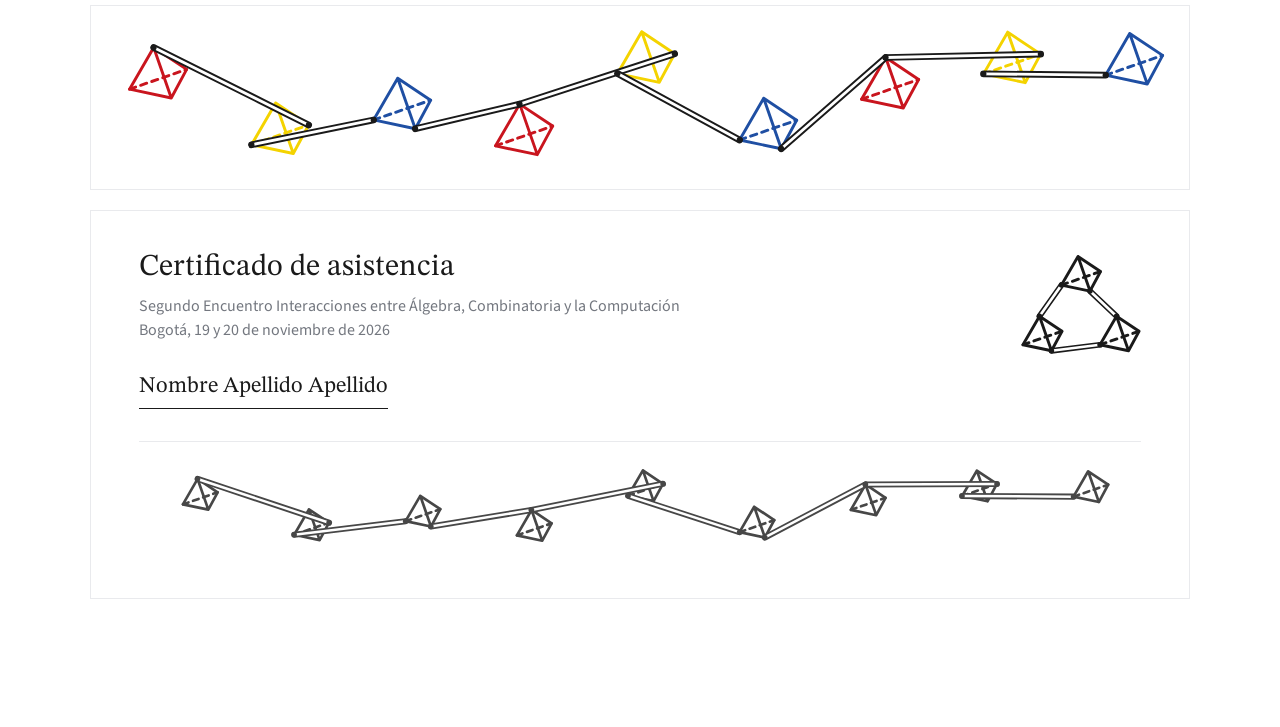
<file: propuestas/identidad-2.html>
<!DOCTYPE html>
<html lang="es">
<head>
<meta charset="UTF-8">
<meta name="viewport" content="width=device-width, initial-scale=1">
<title>Identidad visual · segunda ronda</title>
<link href="https://fonts.googleapis.com/css2?family=STIX+Two+Text:ital,wght@0,400;0,600;1,400&family=Source+Sans+3:wght@400;600&display=swap" rel="stylesheet">
<style>
  :root { --rojo:#c9151e; --amarillo:#f4d300; --azul:#1f4fa3; --negro:#1a1a1a; --gris:#73777f; --mist:#e9eaed; }
  body { margin:0; font-family:"Source Sans 3", sans-serif; color:var(--negro); background:#fff; font-size:17px; line-height:1.5; }
  main { max-width:1100px; margin:0 auto; padding:40px 24px 80px; }
  h1 { font-family:"STIX Two Text", serif; font-weight:400; font-size:2rem; margin:0 0 .25rem; }
  h2 { font-family:"STIX Two Text", serif; font-weight:400; font-size:1.6rem; margin:0; }
  .concept { border-top:1px solid var(--negro); padding:32px 0 48px; }
  .concept-head { display:flex; align-items:baseline; gap:14px; margin-bottom:8px; }
  .concept-head span { font-family:"STIX Two Text", serif; color:var(--rojo); font-size:1.3rem; }
  .why { max-width:64ch; color:var(--gris); margin:0 0 28px; }
  .row { display:grid; grid-template-columns:repeat(auto-fit, minmax(160px, 1fr)); gap:20px; }
  .tile { display:flex; flex-direction:column; align-items:center; justify-content:center; gap:12px; padding:24px 12px; border:1px solid var(--mist); min-height:210px; }
  .tile.dark { background:var(--negro); color:#fff; border-color:var(--negro); }
  .tile small { color:var(--gris); font-size:.85rem; }
  .tile.dark small { color:#bbb; }
  svg { display:block; }
  .lockup { grid-column:1 / -1; padding:32px; border:1px solid var(--mist); display:flex; align-items:center; gap:28px; flex-wrap:wrap; }
  .lockup .text { font-family:"STIX Two Text", serif; line-height:1.15; }
  .lockup .text .kicker { font-style:italic; color:var(--rojo); font-size:1.1rem; display:block; margin-bottom:4px; }
  .lockup .text .name { font-size:1.75rem; display:block; max-width:20ch; }
  .lockup .text .year { display:block; color:var(--gris); margin-top:6px; }
  .seal { margin-left:auto; display:flex; align-items:center; gap:10px; padding-left:28px; border-left:1px solid var(--mist); }
  .seal img { width:56px; }
  .seal div { font-family:"STIX Two Text", serif; font-size:.95rem; line-height:1.2; color:var(--gris); }
  .seal div b { display:block; color:var(--negro); font-weight:400; font-size:1.1rem; }
  .band { grid-column:1 / -1; border:1px solid var(--mist); padding:0; overflow:hidden; }
  .band svg { width:100%; height:auto; }
  .diploma { grid-column:1 / -1; border:1px solid var(--mist); padding:40px 48px; display:grid; grid-template-columns:1fr auto; gap:32px; align-items:start; font-family:"STIX Two Text", serif; }
  .diploma .t { font-size:1.9rem; line-height:1.1; }
  .diploma .s { color:var(--gris); margin-top:10px; font-size:1rem; font-family:"Source Sans 3", sans-serif; }
  .diploma .name { margin-top:28px; font-size:1.4rem; border-bottom:1px solid var(--negro); display:inline-block; padding-bottom:4px; }
  .note { font-size:.9rem; color:var(--gris); max-width:70ch; }
</style>
</head>
<body>
<main>
  <h1>Identidad visual, segunda ronda: la estructura de la investigación</h1>
  <p class="why">Todas parten de lo que hay en el tablero: tetraedros (K₄ con la arista oculta punteada) unidos por segmentos huecos, y la notación de la diferenciación de Zavadskij. Colores: rojo, amarillo, azul, negro y blanco.</p>

  <!-- ============ D ============ -->
  <section class="concept">
    <div class="concept-head"><span>D</span><h2>Enlace</h2></div>
    <p class="why">Dos tetraedros unidos por un segmento hueco. Es la unidad mínima de la estructura: aristas llenas para el tetraedro, arista oculta punteada, y el enlace dibujado como tubo vacío. Un tetraedro por área en la versión completa; dos bastan para el ícono.</p>
    <div class="row">
      <div class="tile"><svg width="150" height="120" viewBox="0 0 120 96" data-mark="D" data-mode="color"></svg><small>Color</small></div>
      <div class="tile"><svg width="150" height="120" viewBox="0 0 120 96" data-mark="D" data-mode="mono"></svg><small>Una tinta</small></div>
      <div class="tile dark"><svg width="150" height="120" viewBox="0 0 120 96" data-mark="D" data-mode="neg"></svg><small>Negativo</small></div>
      <div class="tile dark"><svg width="150" height="120" viewBox="0 0 120 96" data-mark="D" data-mode="colordark"></svg><small>Color sobre negro</small></div>
      <div class="tile"><svg width="40" height="32" viewBox="0 0 120 96" data-mark="D" data-mode="color"></svg><svg width="20" height="16" viewBox="0 0 120 96" data-mark="D" data-mode="mono"></svg><small>Favicon y sello</small></div>
      <div class="lockup">
        <svg width="110" height="88" viewBox="0 0 120 96" data-mark="D" data-mode="color"></svg>
        <div class="text"><span class="kicker">Segundo Encuentro</span><span class="name">Interacciones entre Álgebra, Combinatoria y la Computación</span><span class="year">Bogotá, 19 y 20 de noviembre de 2026</span></div>
        <div class="seal"><img src="../assets/logo-itenua.png" alt=""><div><b>15 años</b>ITENUA</div></div>
      </div>
    </div>
  </section>

  <!-- ============ E ============ -->
  <section class="concept">
    <div class="concept-head"><span>E</span><h2>Triple enlace</h2></div>
    <p class="why">Tres tetraedros, uno por área, enlazados en triángulo por segmentos huecos: la estructura del tablero reducida a su ciclo mínimo. Más rica como imagotipo y para afiches; en tamaños muy pequeños se usa la versión de un solo enlace (D).</p>
    <div class="row">
      <div class="tile"><svg width="150" height="130" viewBox="0 0 124 108" data-mark="E" data-mode="color"></svg><small>Color</small></div>
      <div class="tile"><svg width="150" height="130" viewBox="0 0 124 108" data-mark="E" data-mode="mono"></svg><small>Una tinta</small></div>
      <div class="tile dark"><svg width="150" height="130" viewBox="0 0 124 108" data-mark="E" data-mode="neg"></svg><small>Negativo</small></div>
      <div class="tile dark"><svg width="150" height="130" viewBox="0 0 124 108" data-mark="E" data-mode="colordark"></svg><small>Color sobre negro</small></div>
      <div class="tile"><svg width="40" height="35" viewBox="0 0 124 108" data-mark="E" data-mode="color"></svg><svg width="20" height="17" viewBox="0 0 124 108" data-mark="E" data-mode="mono"></svg><small>Favicon y sello</small></div>
      <div class="lockup">
        <svg width="110" height="96" viewBox="0 0 124 108" data-mark="E" data-mode="color"></svg>
        <div class="text"><span class="kicker">Segundo Encuentro</span><span class="name">Interacciones entre Álgebra, Combinatoria y la Computación</span><span class="year">Bogotá, 19 y 20 de noviembre de 2026</span></div>
        <div class="seal"><img src="../assets/logo-itenua.png" alt=""><div><b>15 años</b>ITENUA</div></div>
      </div>
    </div>
  </section>

  <!-- ============ F ============ -->
  <section class="concept">
    <div class="concept-head"><span>F</span><h2>∇Δ, diferenciación</h2></div>
    <p class="why">La notación del algoritmo de Zavadskij hecha marca: <span style="font-family:'STIX Two Text',serif">H<sup>∇</sup> + H<sub>Δ</sub></span>. Un triángulo hacia arriba (el subíndice, abajo a la izquierda) y otro hacia abajo (el superíndice, arriba a la derecha) que comparten la arista diagonal: juntos forman un paralelogramo, que es también dos caras desplegadas de un tetraedro. La más simple de todas y la que mejor se reproduce; funciona muy bien como sello y como patrón repetido.</p>
    <div class="row">
      <div class="tile"><svg width="130" height="130" viewBox="0 0 110 104" data-mark="F" data-mode="color"></svg><small>Color</small></div>
      <div class="tile"><svg width="130" height="130" viewBox="0 0 110 104" data-mark="F" data-mode="mono"></svg><small>Una tinta</small></div>
      <div class="tile dark"><svg width="130" height="130" viewBox="0 0 110 104" data-mark="F" data-mode="neg"></svg><small>Negativo</small></div>
      <div class="tile dark"><svg width="130" height="130" viewBox="0 0 110 104" data-mark="F" data-mode="colordark"></svg><small>Color sobre negro</small></div>
      <div class="tile"><svg width="34" height="32" viewBox="0 0 110 104" data-mark="F" data-mode="color"></svg><svg width="17" height="16" viewBox="0 0 110 104" data-mark="F" data-mode="mono"></svg><small>Favicon y sello</small></div>
      <div class="lockup">
        <svg width="96" height="90" viewBox="0 0 110 104" data-mark="F" data-mode="color"></svg>
        <div class="text"><span class="kicker">Segundo Encuentro</span><span class="name">Interacciones entre Álgebra, Combinatoria y la Computación</span><span class="year">Bogotá, 19 y 20 de noviembre de 2026</span></div>
        <div class="seal"><img src="../assets/logo-itenua.png" alt=""><div><b>15 años</b>ITENUA</div></div>
      </div>
    </div>
  </section>

  <!-- ============ G ============ -->
  <section class="concept">
    <div class="concept-head"><span>G</span><h2>Gancho de Zavadskij</h2></div>
    <p class="why">El diagrama del tablero: un punto base con dos brazos que suben a dos puntos, y encima el poset derivado. Menos ícono y más "firma gráfica": sirve como motivo de fondo, separador y patrón, y acompaña a cualquiera de las anteriores.</p>
    <div class="row">
      <div class="tile"><svg width="130" height="120" viewBox="0 0 100 92" data-mark="G" data-mode="color"></svg><small>Color</small></div>
      <div class="tile"><svg width="130" height="120" viewBox="0 0 100 92" data-mark="G" data-mode="mono"></svg><small>Una tinta</small></div>
      <div class="tile dark"><svg width="130" height="120" viewBox="0 0 100 92" data-mark="G" data-mode="neg"></svg><small>Negativo</small></div>
      <div class="tile"><svg width="34" height="31" viewBox="0 0 100 92" data-mark="G" data-mode="color"></svg><svg width="17" height="16" viewBox="0 0 100 92" data-mark="G" data-mode="mono"></svg><small>Favicon y sello</small></div>
    </div>
  </section>

  <!-- ============ Aplicaciones ============ -->
  <section class="concept">
    <div class="concept-head"><span>+</span><h2>La estructura completa como patrón</h2></div>
    <p class="why">Para cabeceras, afiches y diplomas: la cadena de tetraedros enlazados, como en el tablero. Se genera con el mismo dibujo que los íconos D y E, así que toda la identidad usa un solo trazo.</p>
    <div class="row">
      <div class="band"><svg viewBox="0 0 900 150" data-mark="band" data-mode="color"></svg></div>
      <div class="diploma">
        <div>
          <div class="t">Certificado de asistencia</div>
          <div class="s">Segundo Encuentro Interacciones entre Álgebra, Combinatoria y la Computación<br>Bogotá, 19 y 20 de noviembre de 2026</div>
          <div class="name">Nombre Apellido Apellido</div>
        </div>
        <svg width="120" height="104" viewBox="0 0 124 108" data-mark="E" data-mode="mono"></svg>
        <div class="band" style="grid-column:1/-1;border:0;border-top:1px solid var(--mist);padding-top:16px"><svg viewBox="0 0 900 90" data-mark="band-mono" data-mode="mono" style="opacity:.8"></svg></div>
      </div>
    </div>
  </section>
</main>

<script>
(function () {
  var NS = "http://www.w3.org/2000/svg";
  var C = { rojo: "#c9151e", amarillo: "#f4d300", azul: "#1f4fa3", negro: "#1a1a1a", blanco: "#ffffff" };

  function el(name, attrs, parent) {
    var e = document.createElementNS(NS, name);
    for (var k in attrs) e.setAttribute(k, attrs[k]);
    if (parent) parent.appendChild(e);
    return e;
  }

  // Colores según modo
  function ink(mode) { return (mode === "neg") ? C.blanco : C.negro; }
  function paper(mode) { return (mode === "neg" || mode === "colordark") ? C.negro : C.blanco; }
  function area(mode, color) { return (mode === "mono" || mode === "neg") ? ink(mode) : color; }

  // Tetraedro: A ápice, B y C base frontal, D vértice trasero (aristas punteadas).
  // Devuelve las coordenadas absolutas de sus vértices.
  function tetra(parent, x, y, s, color, mode, sw) {
    sw = sw || 3;
    // Vista como en el tablero: silueta cuadrilátera A-D-C-B, diagonal AC visible, diagonal BD oculta.
    var A = [x - 4 * s, y - 26 * s], B = [x - 26 * s, y + 12 * s], Cc = [x + 12 * s, y + 20 * s], D = [x + 26 * s, y - 6 * s];
    var g = el("g", { stroke: color, "stroke-width": sw, "stroke-linecap": "round", "stroke-linejoin": "round", fill: "none" }, parent);
    el("path", { d: "M" + A + " L" + B + " L" + Cc + " L" + D + " Z M" + A + " L" + Cc }, g);
    el("path", { d: "M" + B + " L" + D, "stroke-dasharray": (2.2 * sw) + " " + (1.8 * sw) }, g);
    return { A: A, B: B, C: Cc, D: D };
  }

  // Segmento hueco: tubo entre p y q.
  function hollow(parent, p, q, mode, w) {
    w = w || 7;
    el("line", { x1: p[0], y1: p[1], x2: q[0], y2: q[1], stroke: ink(mode), "stroke-width": w, "stroke-linecap": "round" }, parent);
    el("line", { x1: p[0], y1: p[1], x2: q[0], y2: q[1], stroke: paper(mode), "stroke-width": w - 3.2, "stroke-linecap": "round" }, parent);
  }
  function dot(parent, p, mode, r) { el("circle", { cx: p[0], cy: p[1], r: r || 3.2, fill: ink(mode) }, parent); }

  // ---------- D: dos tetraedros ----------
  function markD(svg, mode) {
    var t1 = tetra(svg, 28, 30, 1, area(mode, C.rojo), mode);
    var t2 = tetra(svg, 94, 68, 1, area(mode, C.azul), mode);
    hollow(svg, t1.C, t2.A, mode);
    dot(svg, t1.C, mode); dot(svg, t2.A, mode);
  }

  // ---------- E: tres tetraedros en triángulo ----------
  function markE(svg, mode) {
    var s = 0.78;
    var t1 = tetra(svg, 62, 26, s, area(mode, C.rojo), mode);
    var t2 = tetra(svg, 22, 88, s, area(mode, C.amarillo), mode);
    var t3 = tetra(svg, 102, 88, s, area(mode, C.azul), mode);
    hollow(svg, t1.B, t2.A, mode, 6);
    hollow(svg, t1.C, t3.A, mode, 6);
    hollow(svg, t2.C, t3.B, mode, 6);
    [t1.B, t1.C, t2.A, t3.A, t2.C, t3.B].forEach(function (p) { dot(svg, p, mode, 2.8); });
  }

  // ---------- F: ∇ y Δ desplazados; intersección exacta en azul ----------
  function clip(subject, clipPoly) {          // Sutherland–Hodgman
    var out = subject;
    for (var i = 0; i < clipPoly.length; i++) {
      var a = clipPoly[i], b = clipPoly[(i + 1) % clipPoly.length];
      var input = out; out = [];
      function inside(p) { return (b[0] - a[0]) * (p[1] - a[1]) - (b[1] - a[1]) * (p[0] - a[0]) <= 0; }
      function inter(p, q) {
        var d1 = [q[0] - p[0], q[1] - p[1]], d2 = [b[0] - a[0], b[1] - a[1]];
        var den = d1[0] * d2[1] - d1[1] * d2[0];
        var t = ((a[0] - p[0]) * d2[1] - (a[1] - p[1]) * d2[0]) / den;
        return [p[0] + t * d1[0], p[1] + t * d1[1]];
      }
      for (var j = 0; j < input.length; j++) {
        var cur = input[j], prev = input[(j + input.length - 1) % input.length];
        if (inside(cur)) { if (!inside(prev)) out.push(inter(prev, cur)); out.push(cur); }
        else if (inside(prev)) out.push(inter(prev, cur));
      }
    }
    return out;
  }
  function poly(parent, pts, attrs) { attrs.points = pts.map(function (p) { return p[0].toFixed(2) + "," + p[1].toFixed(2); }).join(" "); return el("polygon", attrs, parent); }
  function markF(svg, mode) {
    // Δ abajo a la izquierda (subíndice) y ∇ arriba a la derecha (superíndice),
    // compartiendo la arista diagonal, con una separación fina: juntos forman
    // un paralelogramo, dos caras desplegadas de un tetraedro.
    var up = [[6, 98], [70, 98], [38, 42]];
    var gx = 2.6, gy = -1.5;
    var down = [[38 + gx, 42 + gy], [102 + gx, 42 + gy], [70 + gx, 98 + gy]];
    if (mode === "mono" || mode === "neg") {
      var k = ink(mode);
      poly(svg, up, { fill: k });
      poly(svg, down, { fill: "none", stroke: k, "stroke-width": 4, "stroke-linejoin": "round" });
    } else {
      poly(svg, up, { fill: C.amarillo });
      poly(svg, down, { fill: C.rojo });
    }
  }

  // ---------- G: gancho de Zavadskij ----------
  function markG(svg, mode) {
    var k = ink(mode);
    var base = [50, 84], l = [18, 44], r = [82, 44], l2 = [30, 12], r2 = [70, 12];
    var g = el("g", { stroke: k, "stroke-width": 3, "stroke-linecap": "round", fill: "none" }, svg);
    el("path", { d: "M" + l + " L" + base + " L" + r }, g);
    el("path", { d: "M" + l + " L" + l2 + " M" + r + " L" + r2 }, g);
    var cols = (mode === "mono" || mode === "neg") ? [k, k, k, k, k] : [C.negro, C.rojo, C.azul, C.amarillo, C.amarillo];
    [[base, cols[0], 4.2], [l, cols[1], 3.6], [r, cols[2], 3.6], [l2, cols[3], 3.2], [r2, cols[4], 3.2]].forEach(function (d) {
      el("circle", { cx: d[0][0], cy: d[0][1], r: d[2], fill: d[1] }, svg);
    });
  }

  // ---------- Banda: cadena de tetraedros ----------
  function band(svg, mode, height) {
    var seed = 7; function rnd() { seed = (seed * 1664525 + 1013904223) >>> 0; return seed / 4294967296; }
    var cols = [C.rojo, C.amarillo, C.azul];
    var prev = null;
    var s = height > 100 ? 0.9 : 0.6;
    for (var i = 0; i < 9; i++) {
      var x = 55 + i * 100, y = height / 2 + (rnd() - 0.5) * (height * 0.45);
      var t = tetra(svg, x, y, s, area(mode, cols[i % 3]), mode, 2.4);
      if (prev) {
        var from = [prev.C, prev.A, prev.B][i % 3], to = [t.B, t.A, t.D][(i + 1) % 3];
        hollow(svg, from, to, mode, 5.5);
        dot(svg, from, mode, 2.4); dot(svg, to, mode, 2.4);
      }
      prev = t;
    }
  }

  document.querySelectorAll("svg[data-mark]").forEach(function (svg) {
    var mode = svg.getAttribute("data-mode");
    switch (svg.getAttribute("data-mark")) {
      case "D": markD(svg, mode); break;
      case "E": markE(svg, mode); break;
      case "F": markF(svg, mode); break;
      case "G": markG(svg, mode); break;
      case "band": band(svg, mode, 150); break;
      case "band-mono": band(svg, mode, 90); break;
    }
  });
})();
</script>
</body>
</html>
</file>
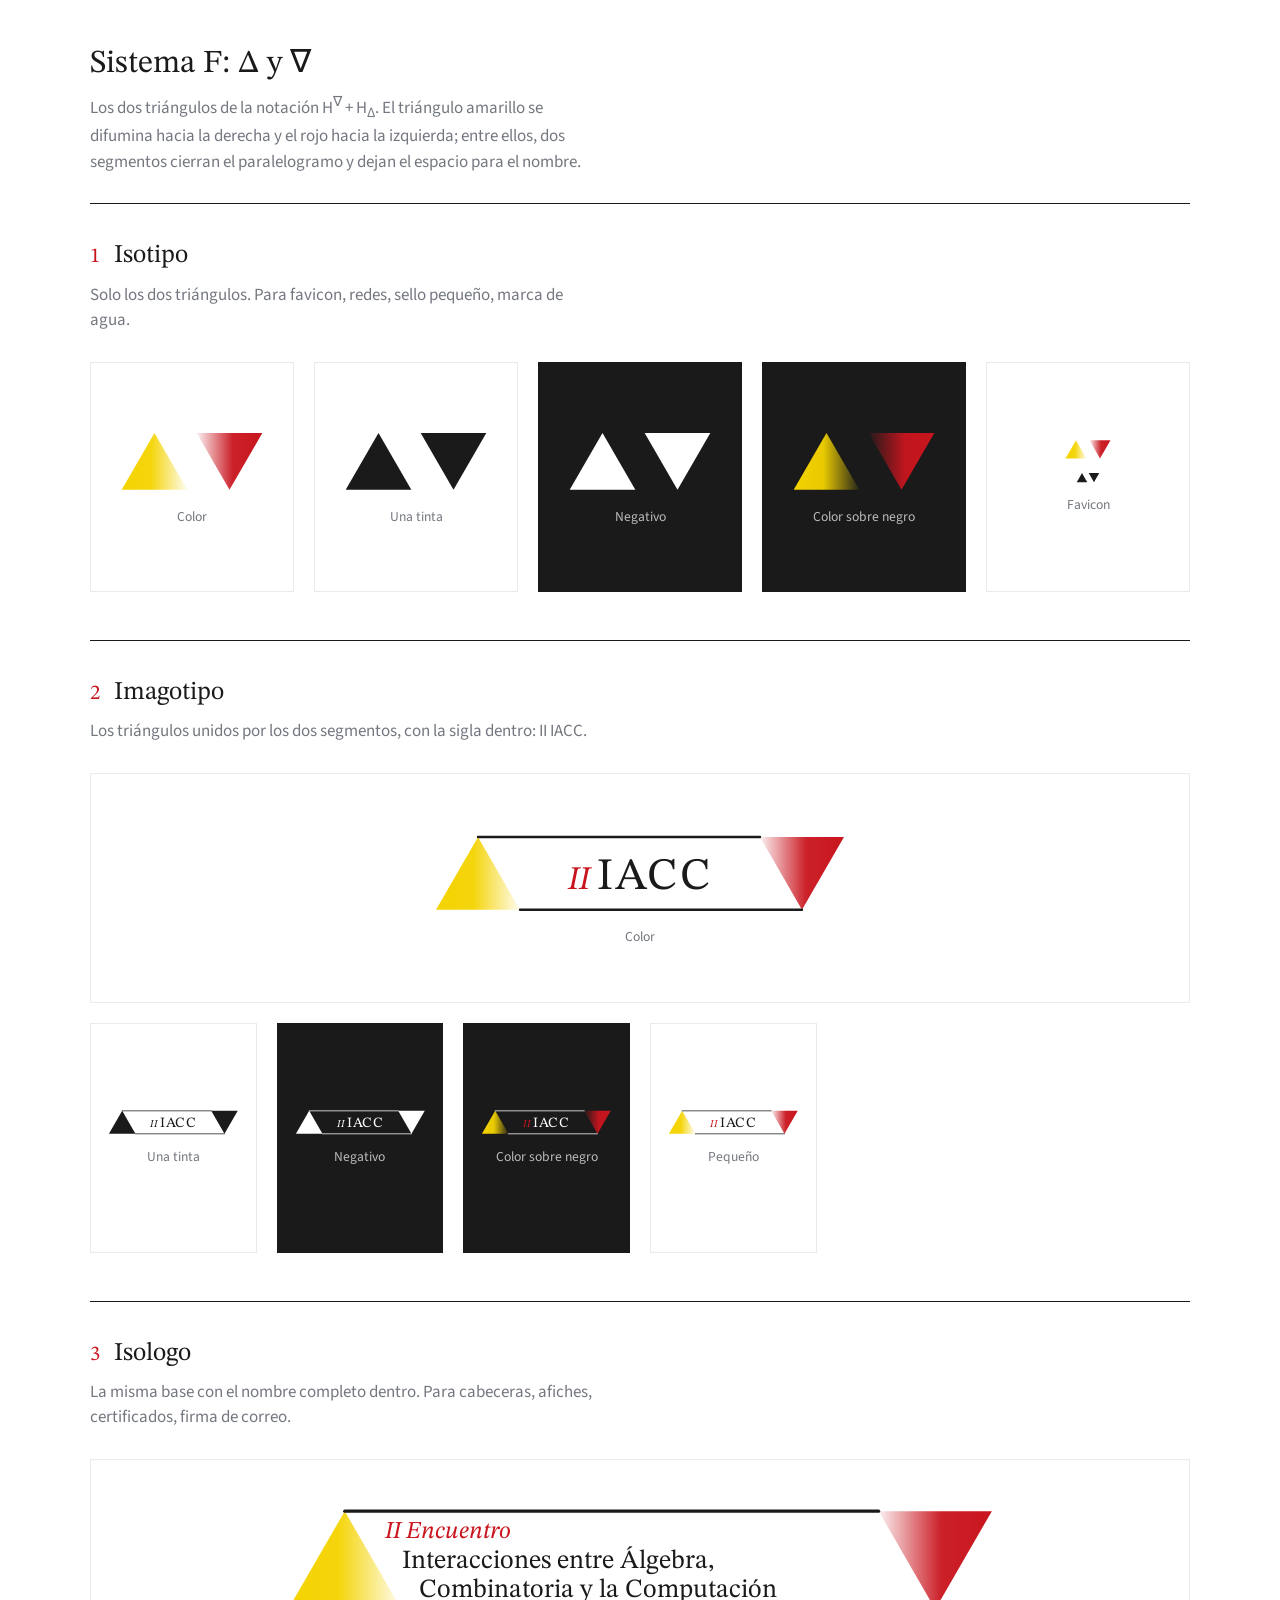
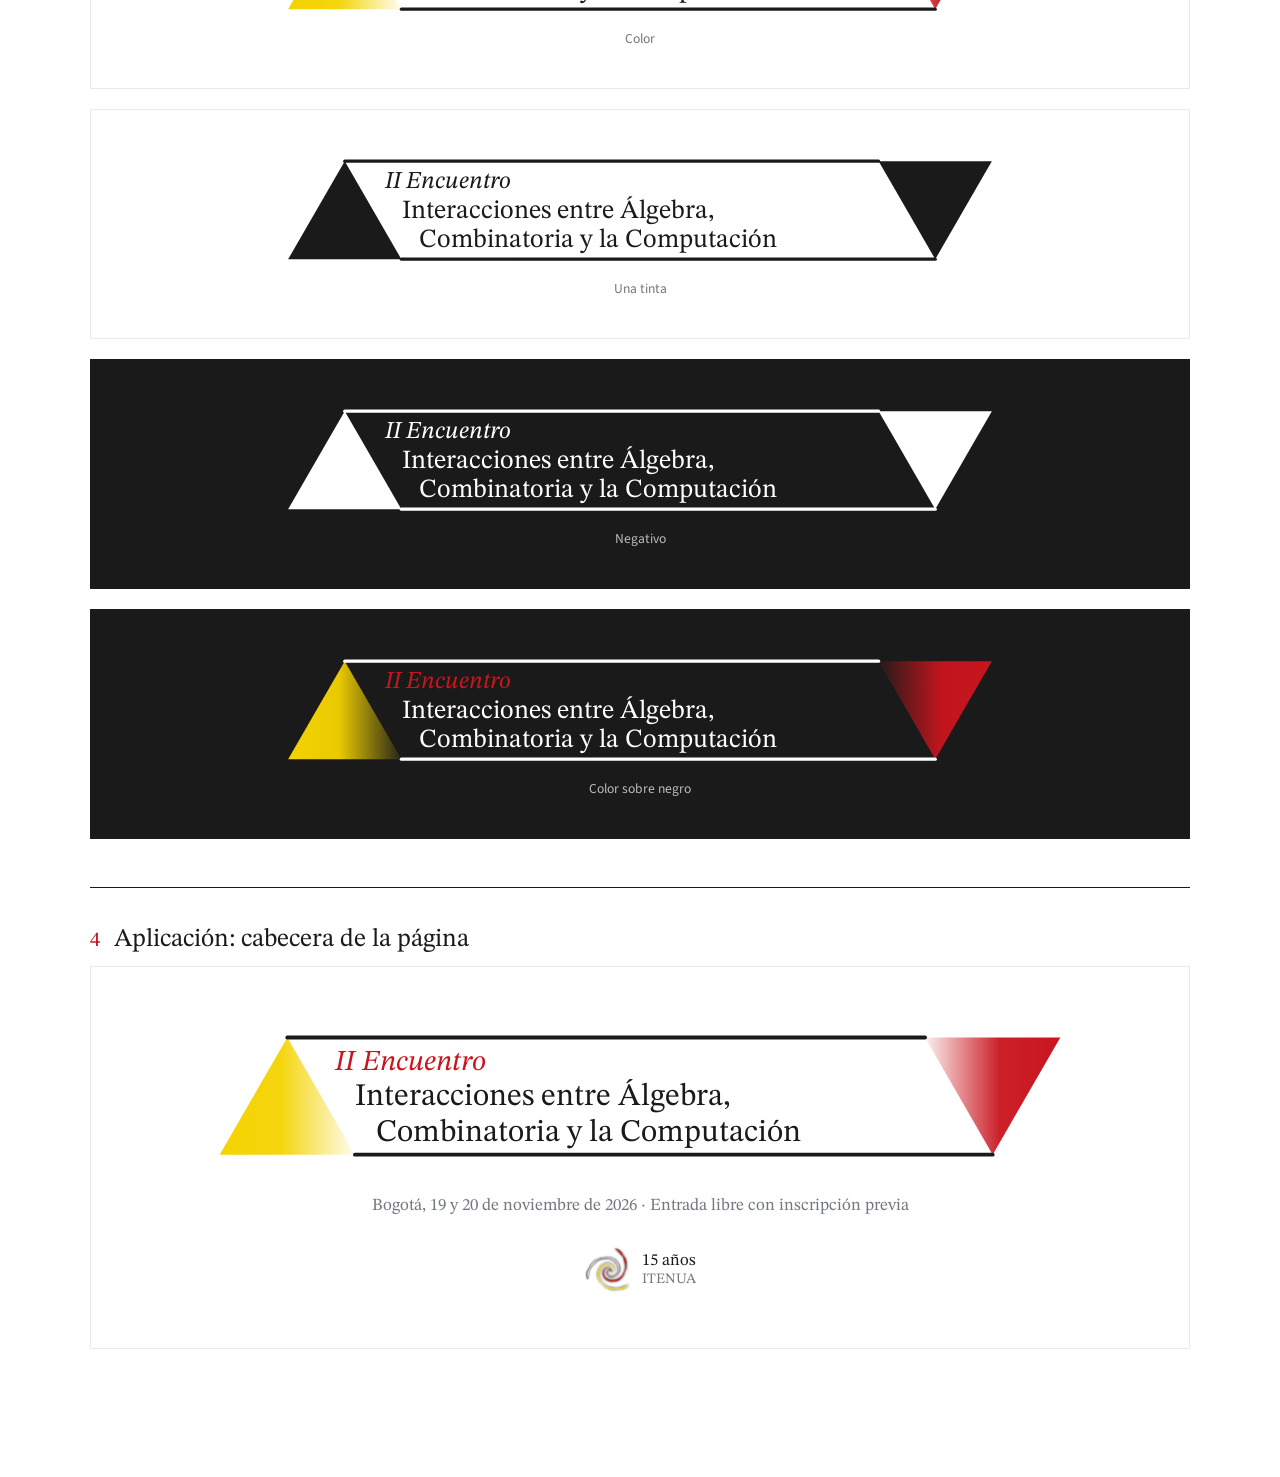
<file: propuestas/identidad-3.html>
<!DOCTYPE html>
<html lang="es">
<head>
<meta charset="UTF-8">
<meta name="viewport" content="width=device-width, initial-scale=1">
<title>Identidad visual · sistema F</title>
<link href="https://fonts.googleapis.com/css2?family=STIX+Two+Text:ital,wght@0,400;0,600;1,400;1,600&family=Source+Sans+3:wght@400;600&display=swap" rel="stylesheet">
<style>
  :root { --rojo:#c9151e; --amarillo:#f4d300; --azul:#1f4fa3; --negro:#1a1a1a; --gris:#73777f; --mist:#e9eaed; }
  body { margin:0; font-family:"Source Sans 3", sans-serif; color:var(--negro); background:#fff; font-size:17px; line-height:1.5; }
  main { max-width:1100px; margin:0 auto; padding:40px 24px 80px; }
  h1 { font-family:"STIX Two Text", serif; font-weight:400; font-size:2rem; margin:0 0 .25rem; }
  h2 { font-family:"STIX Two Text", serif; font-weight:400; font-size:1.6rem; margin:0; }
  .concept { border-top:1px solid var(--negro); padding:32px 0 48px; }
  .concept-head { display:flex; align-items:baseline; gap:14px; margin-bottom:8px; }
  .concept-head span { font-family:"STIX Two Text", serif; color:var(--rojo); font-size:1.3rem; }
  .why { max-width:64ch; color:var(--gris); margin:0 0 28px; }
  .row { display:grid; grid-template-columns:repeat(auto-fit, minmax(160px, 1fr)); gap:20px; }
  .tile { display:flex; flex-direction:column; align-items:center; justify-content:center; gap:12px; padding:24px 16px; border:1px solid var(--mist); min-height:180px; }
  .tile.wide { grid-column:1 / -1; }
  .tile.dark { background:var(--negro); color:#fff; border-color:var(--negro); }
  .tile small { color:var(--gris); font-size:.85rem; }
  .tile.dark small { color:#bbb; }
  svg { display:block; max-width:100%; height:auto; }
  .hero { grid-column:1 / -1; border:1px solid var(--mist); padding:56px 48px; display:flex; flex-direction:column; align-items:center; gap:28px; }
  .hero .meta { font-family:"STIX Two Text", serif; color:var(--gris); text-align:center; }
  .seal { display:flex; align-items:center; gap:10px; }
  .seal img { width:48px; }
  .seal div { font-family:"STIX Two Text", serif; font-size:.9rem; line-height:1.2; color:var(--gris); }
  .seal div b { display:block; color:var(--negro); font-weight:400; font-size:1.05rem; }
</style>
</head>
<body>
<main>
  <h1>Sistema F: Δ y ∇</h1>
  <p class="why">Los dos triángulos de la notación H<sup>∇</sup> + H<sub>Δ</sub>. El triángulo amarillo se difumina hacia la derecha y el rojo hacia la izquierda; entre ellos, dos segmentos cierran el paralelogramo y dejan el espacio para el nombre.</p>

  <section class="concept">
    <div class="concept-head"><span>1</span><h2>Isotipo</h2></div>
    <p class="why">Solo los dos triángulos. Para favicon, redes, sello pequeño, marca de agua.</p>
    <div class="row">
      <div class="tile"><svg width="150" data-mark="iso" data-mode="color"></svg><small>Color</small></div>
      <div class="tile"><svg width="150" data-mark="iso" data-mode="mono"></svg><small>Una tinta</small></div>
      <div class="tile dark"><svg width="150" data-mark="iso" data-mode="neg"></svg><small>Negativo</small></div>
      <div class="tile dark"><svg width="150" data-mark="iso" data-mode="colordark"></svg><small>Color sobre negro</small></div>
      <div class="tile"><svg width="48" data-mark="iso" data-mode="color"></svg><svg width="24" data-mark="iso" data-mode="mono"></svg><small>Favicon</small></div>
    </div>
  </section>

  <section class="concept">
    <div class="concept-head"><span>2</span><h2>Imagotipo</h2></div>
    <p class="why">Los triángulos unidos por los dos segmentos, con la sigla dentro: II IACC.</p>
    <div class="row">
      <div class="tile wide"><svg width="420" data-mark="imago" data-mode="color"></svg><small>Color</small></div>
      <div class="tile"><svg width="300" data-mark="imago" data-mode="mono"></svg><small>Una tinta</small></div>
      <div class="tile dark"><svg width="300" data-mark="imago" data-mode="neg"></svg><small>Negativo</small></div>
      <div class="tile dark"><svg width="300" data-mark="imago" data-mode="colordark"></svg><small>Color sobre negro</small></div>
      <div class="tile"><svg width="140" data-mark="imago" data-mode="color"></svg><small>Pequeño</small></div>
    </div>
  </section>

  <section class="concept">
    <div class="concept-head"><span>3</span><h2>Isologo</h2></div>
    <p class="why">La misma base con el nombre completo dentro. Para cabeceras, afiches, certificados, firma de correo.</p>
    <div class="row">
      <div class="tile wide"><svg width="720" data-mark="isologo" data-mode="color"></svg><small>Color</small></div>
      <div class="tile wide"><svg width="720" data-mark="isologo" data-mode="mono"></svg><small>Una tinta</small></div>
      <div class="tile wide dark"><svg width="720" data-mark="isologo" data-mode="neg"></svg><small>Negativo</small></div>
      <div class="tile wide dark"><svg width="720" data-mark="isologo" data-mode="colordark"></svg><small>Color sobre negro</small></div>
    </div>
  </section>

  <section class="concept">
    <div class="concept-head"><span>4</span><h2>Aplicación: cabecera de la página</h2></div>
    <div class="row">
      <div class="hero">
        <svg width="860" data-mark="isologo" data-mode="color"></svg>
        <div class="meta">Bogotá, 19 y 20 de noviembre de 2026 · Entrada libre con inscripción previa</div>
        <div class="seal"><img src="../assets/logo-itenua.png" alt=""><div><b>15 años</b>ITENUA</div></div>
      </div>
    </div>
  </section>
</main>

<script src="../marca.js"></script>
<script>
  document.querySelectorAll("svg[data-mark]").forEach(function (svg) {
    window.MARCA[svg.getAttribute("data-mark")](svg, svg.getAttribute("data-mode"));
  });
</script>
</body>
</html>
</file>
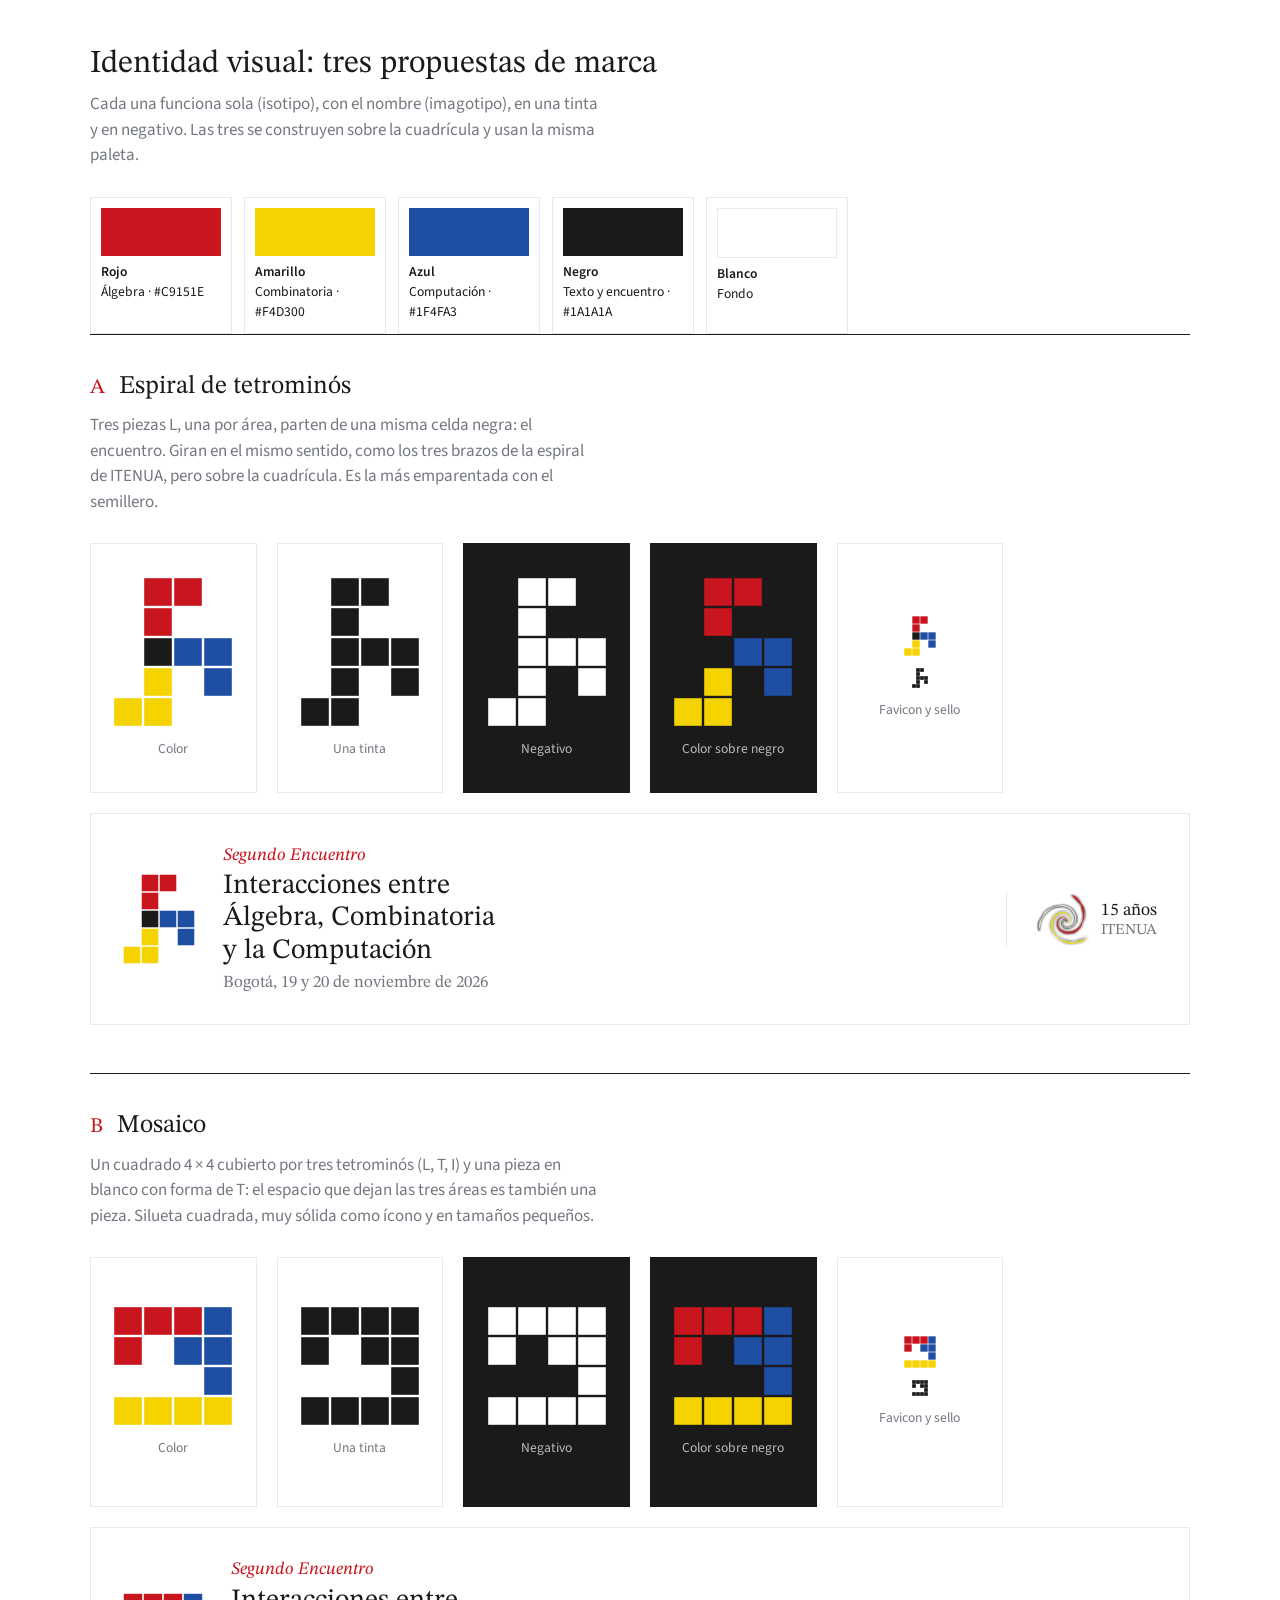
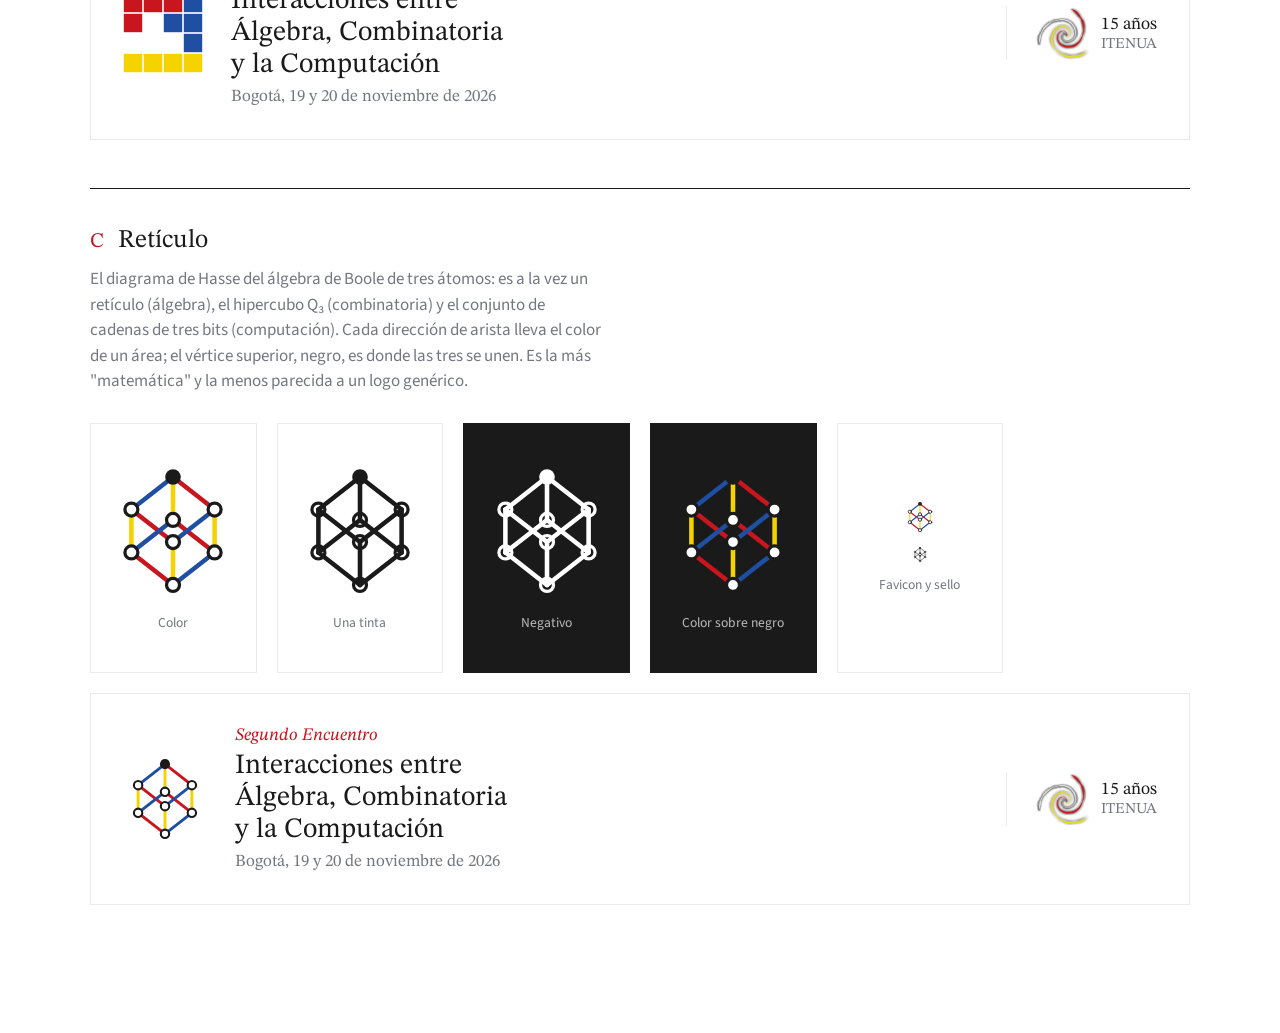
<file: propuestas/identidad.html>
<!DOCTYPE html>
<html lang="es">
<head>
<meta charset="UTF-8">
<meta name="viewport" content="width=device-width, initial-scale=1">
<title>Identidad visual · propuestas</title>
<link href="https://fonts.googleapis.com/css2?family=STIX+Two+Text:ital,wght@0,400;0,600;1,400&family=Source+Sans+3:wght@400;600&display=swap" rel="stylesheet">
<style>
  :root { --rojo:#c9151e; --amarillo:#f4d300; --azul:#1f4fa3; --negro:#1a1a1a; --gris:#73777f; --mist:#e9eaed; }
  body { margin:0; font-family:"Source Sans 3", sans-serif; color:var(--negro); background:#fff; font-size:17px; line-height:1.5; }
  main { max-width:1100px; margin:0 auto; padding:40px 24px 80px; }
  h1 { font-family:"STIX Two Text", serif; font-weight:400; font-size:2rem; margin:0 0 .25rem; }
  h2 { font-family:"STIX Two Text", serif; font-weight:400; font-size:1.6rem; margin:0; }
  .concept { border-top:1px solid var(--negro); padding:32px 0 48px; }
  .concept-head { display:flex; align-items:baseline; gap:14px; margin-bottom:8px; }
  .concept-head span { font-family:"STIX Two Text", serif; color:var(--rojo); font-size:1.3rem; }
  .why { max-width:64ch; color:var(--gris); margin:0 0 28px; }
  .row { display:grid; grid-template-columns:repeat(auto-fit, minmax(160px, 1fr)); gap:20px; align-items:stretch; }
  .tile { display:flex; flex-direction:column; align-items:center; justify-content:center; gap:12px; padding:24px 12px; border:1px solid var(--mist); min-height:200px; }
  .tile.dark { background:var(--negro); color:#fff; border-color:var(--negro); }
  .tile small { color:var(--gris); font-size:.85rem; }
  .tile.dark small { color:#bbb; }
  svg { display:block; }
  .lockup { grid-column: 1 / -1; padding:32px; border:1px solid var(--mist); display:flex; align-items:center; gap:28px; flex-wrap:wrap; }
  .lockup .text { font-family:"STIX Two Text", serif; line-height:1.15; }
  .lockup .text .kicker { font-style:italic; color:var(--rojo); font-size:1.1rem; display:block; margin-bottom:4px; }
  .lockup .text .name { font-size:1.75rem; display:block; max-width:20ch; }
  .lockup .text .year { display:block; color:var(--gris); margin-top:6px; }
  .seal { margin-left:auto; display:flex; align-items:center; gap:10px; padding-left:28px; border-left:1px solid var(--mist); }
  .seal img { width:56px; }
  .seal div { font-family:"STIX Two Text", serif; font-size:.95rem; line-height:1.2; color:var(--gris); }
  .seal div b { display:block; color:var(--negro); font-weight:400; font-size:1.1rem; }
  .palette { display:flex; gap:12px; flex-wrap:wrap; margin:16px 0 0; }
  .sw { width:120px; padding:10px; border:1px solid var(--mist); font-size:.85rem; }
  .sw i { display:block; height:48px; margin-bottom:6px; }
  .sw b { display:block; font-weight:600; }
</style>
</head>
<body>
<main>
  <h1>Identidad visual: tres propuestas de marca</h1>
  <p class="why">Cada una funciona sola (isotipo), con el nombre (imagotipo), en una tinta y en negativo. Las tres se construyen sobre la cuadrícula y usan la misma paleta.</p>

  <div class="palette">
    <div class="sw"><i style="background:var(--rojo)"></i><b>Rojo</b>Álgebra · #C9151E</div>
    <div class="sw"><i style="background:var(--amarillo)"></i><b>Amarillo</b>Combinatoria · #F4D300</div>
    <div class="sw"><i style="background:var(--azul)"></i><b>Azul</b>Computación · #1F4FA3</div>
    <div class="sw"><i style="background:var(--negro)"></i><b>Negro</b>Texto y encuentro · #1A1A1A</div>
    <div class="sw"><i style="background:#fff;border:1px solid var(--mist)"></i><b>Blanco</b>Fondo</div>
  </div>

  <!-- ============ SÍMBOLOS ============ -->
  <svg width="0" height="0" style="position:absolute">
    <defs>
      <!-- Celda base: 20 u, con separación de 1.6 u -->
      <symbol id="cell"><rect x="0.8" y="0.8" width="18.4" height="18.4"/></symbol>

      <!-- A · Espiral: tres piezas L que parten de una celda común (4 × 5) -->
      <g id="A-color">
        <g fill="var(--rojo)"><use href="#cell" x="20" y="20"/><use href="#cell" x="20" y="0"/><use href="#cell" x="40" y="0"/></g>
        <g fill="var(--azul)"><use href="#cell" x="40" y="40"/><use href="#cell" x="60" y="40"/><use href="#cell" x="60" y="60"/></g>
        <g fill="var(--amarillo)"><use href="#cell" x="20" y="60"/><use href="#cell" x="20" y="80"/><use href="#cell" x="0" y="80"/></g>
        <g fill="var(--negro)"><use href="#cell" x="20" y="40"/></g>
      </g>
      <g id="A-mono">
        <use href="#cell" x="20" y="20"/><use href="#cell" x="20" y="0"/><use href="#cell" x="40" y="0"/>
        <use href="#cell" x="40" y="40"/><use href="#cell" x="60" y="40"/><use href="#cell" x="60" y="60"/>
        <use href="#cell" x="20" y="60"/><use href="#cell" x="20" y="80"/><use href="#cell" x="0" y="80"/>
        <use href="#cell" x="20" y="40"/>
      </g>

      <!-- B · Mosaico: cuadrado 4 × 4 con tres piezas y una pieza en blanco (T) -->
      <g id="B-color">
        <g fill="var(--rojo)"><use href="#cell" x="0" y="0"/><use href="#cell" x="20" y="0"/><use href="#cell" x="40" y="0"/><use href="#cell" x="0" y="20"/></g>
        <g fill="var(--azul)"><use href="#cell" x="60" y="0"/><use href="#cell" x="60" y="20"/><use href="#cell" x="40" y="20"/><use href="#cell" x="60" y="40"/></g>
        <g fill="var(--amarillo)"><use href="#cell" x="0" y="60"/><use href="#cell" x="20" y="60"/><use href="#cell" x="40" y="60"/><use href="#cell" x="60" y="60"/></g>
      </g>
      <g id="B-mono">
        <use href="#cell" x="0" y="0"/><use href="#cell" x="20" y="0"/><use href="#cell" x="40" y="0"/><use href="#cell" x="0" y="20"/>
        <use href="#cell" x="60" y="0"/><use href="#cell" x="60" y="20"/><use href="#cell" x="40" y="20"/><use href="#cell" x="60" y="40"/>
        <use href="#cell" x="0" y="60"/><use href="#cell" x="20" y="60"/><use href="#cell" x="40" y="60"/><use href="#cell" x="60" y="60"/>
      </g>

      <!-- C · Retículo: diagrama de Hasse del álgebra de Boole B3 (= hipercubo Q3 = cadenas de 3 bits) -->
      <g id="C-color" stroke-width="3.5" stroke-linecap="round" fill="none">
        <!-- aristas por dirección: bit 1 rojo, bit 2 amarillo, bit 3 azul -->
        <g stroke="var(--rojo)"><path d="M50 95 L18 70"/><path d="M50 62 L18 37"/><path d="M82 70 L50 45"/><path d="M82 37 L50 12"/></g>
        <g stroke="var(--amarillo)"><path d="M50 95 L50 62"/><path d="M18 70 L18 37"/><path d="M82 70 L82 37"/><path d="M50 45 L50 12"/></g>
        <g stroke="var(--azul)"><path d="M50 95 L82 70"/><path d="M18 70 L50 45"/><path d="M50 62 L82 37"/><path d="M18 37 L50 12"/></g>
        <g fill="#fff" stroke="var(--negro)" stroke-width="2.5">
          <circle cx="50" cy="95" r="5"/><circle cx="18" cy="70" r="5"/><circle cx="50" cy="62" r="5"/><circle cx="82" cy="70" r="5"/>
          <circle cx="18" cy="37" r="5"/><circle cx="50" cy="45" r="5"/><circle cx="82" cy="37" r="5"/>
        </g>
        <circle cx="50" cy="12" r="6" fill="var(--negro)"/>
      </g>
      <g id="C-mono" stroke-width="3.5" stroke-linecap="round">
        <g><path d="M50 95 L18 70"/><path d="M50 62 L18 37"/><path d="M82 70 L50 45"/><path d="M82 37 L50 12"/>
           <path d="M50 95 L50 62"/><path d="M18 70 L18 37"/><path d="M82 70 L82 37"/><path d="M50 45 L50 12"/>
           <path d="M50 95 L82 70"/><path d="M18 70 L50 45"/><path d="M50 62 L82 37"/><path d="M18 37 L50 12"/></g>
        <g stroke-width="2.5" fill="none">
          <circle cx="50" cy="95" r="5"/><circle cx="18" cy="70" r="5"/><circle cx="50" cy="62" r="5"/><circle cx="82" cy="70" r="5"/>
          <circle cx="18" cy="37" r="5"/><circle cx="50" cy="45" r="5"/><circle cx="82" cy="37" r="5"/>
        </g>
        <circle cx="50" cy="12" r="6" stroke="none"/>
      </g>
    </defs>
  </svg>

  <!-- ============ A ============ -->
  <section class="concept">
    <div class="concept-head"><span>A</span><h2>Espiral de tetrominós</h2></div>
    <p class="why">Tres piezas L, una por área, parten de una misma celda negra: el encuentro. Giran en el mismo sentido, como los tres brazos de la espiral de ITENUA, pero sobre la cuadrícula. Es la más emparentada con el semillero.</p>
    <div class="row">
      <div class="tile"><svg width="120" height="150" viewBox="0 0 80 100"><use href="#A-color"/></svg><small>Color</small></div>
      <div class="tile"><svg width="120" height="150" viewBox="0 0 80 100" fill="#1a1a1a"><use href="#A-mono"/></svg><small>Una tinta</small></div>
      <div class="tile dark"><svg width="120" height="150" viewBox="0 0 80 100" fill="#fff"><use href="#A-mono"/></svg><small>Negativo</small></div>
      <div class="tile dark"><svg width="120" height="150" viewBox="0 0 80 100"><use href="#A-color"/></svg><small>Color sobre negro</small></div>
      <div class="tile"><svg width="32" height="40" viewBox="0 0 80 100"><use href="#A-color"/></svg><svg width="16" height="20" viewBox="0 0 80 100" fill="#1a1a1a"><use href="#A-mono"/></svg><small>Favicon y sello</small></div>
      <div class="lockup">
        <svg width="72" height="90" viewBox="0 0 80 100"><use href="#A-color"/></svg>
        <div class="text"><span class="kicker">Segundo Encuentro</span><span class="name">Interacciones entre Álgebra, Combinatoria y la Computación</span><span class="year">Bogotá, 19 y 20 de noviembre de 2026</span></div>
        <div class="seal"><img src="../assets/logo-itenua.png" alt=""><div><b>15 años</b>ITENUA</div></div>
      </div>
    </div>
  </section>

  <!-- ============ B ============ -->
  <section class="concept">
    <div class="concept-head"><span>B</span><h2>Mosaico</h2></div>
    <p class="why">Un cuadrado 4 × 4 cubierto por tres tetrominós (L, T, I) y una pieza en blanco con forma de T: el espacio que dejan las tres áreas es también una pieza. Silueta cuadrada, muy sólida como ícono y en tamaños pequeños.</p>
    <div class="row">
      <div class="tile"><svg width="120" height="120" viewBox="0 0 80 80"><use href="#B-color"/></svg><small>Color</small></div>
      <div class="tile"><svg width="120" height="120" viewBox="0 0 80 80" fill="#1a1a1a"><use href="#B-mono"/></svg><small>Una tinta</small></div>
      <div class="tile dark"><svg width="120" height="120" viewBox="0 0 80 80" fill="#fff"><use href="#B-mono"/></svg><small>Negativo</small></div>
      <div class="tile dark"><svg width="120" height="120" viewBox="0 0 80 80"><use href="#B-color"/></svg><small>Color sobre negro</small></div>
      <div class="tile"><svg width="32" height="32" viewBox="0 0 80 80"><use href="#B-color"/></svg><svg width="16" height="16" viewBox="0 0 80 80" fill="#1a1a1a"><use href="#B-mono"/></svg><small>Favicon y sello</small></div>
      <div class="lockup">
        <svg width="80" height="80" viewBox="0 0 80 80"><use href="#B-color"/></svg>
        <div class="text"><span class="kicker">Segundo Encuentro</span><span class="name">Interacciones entre Álgebra, Combinatoria y la Computación</span><span class="year">Bogotá, 19 y 20 de noviembre de 2026</span></div>
        <div class="seal"><img src="../assets/logo-itenua.png" alt=""><div><b>15 años</b>ITENUA</div></div>
      </div>
    </div>
  </section>

  <!-- ============ C ============ -->
  <section class="concept">
    <div class="concept-head"><span>C</span><h2>Retículo</h2></div>
    <p class="why">El diagrama de Hasse del álgebra de Boole de tres átomos: es a la vez un retículo (álgebra), el hipercubo Q₃ (combinatoria) y el conjunto de cadenas de tres bits (computación). Cada dirección de arista lleva el color de un área; el vértice superior, negro, es donde las tres se unen. Es la más "matemática" y la menos parecida a un logo genérico.</p>
    <div class="row">
      <div class="tile"><svg width="130" height="140" viewBox="0 0 100 107"><use href="#C-color"/></svg><small>Color</small></div>
      <div class="tile"><svg width="130" height="140" viewBox="0 0 100 107" stroke="#1a1a1a" fill="#1a1a1a"><use href="#C-mono"/></svg><small>Una tinta</small></div>
      <div class="tile dark"><svg width="130" height="140" viewBox="0 0 100 107" stroke="#fff" fill="#fff"><use href="#C-mono"/></svg><small>Negativo</small></div>
      <div class="tile dark"><svg width="130" height="140" viewBox="0 0 100 107"><use href="#C-color"/></svg><small>Color sobre negro</small></div>
      <div class="tile"><svg width="32" height="34" viewBox="0 0 100 107"><use href="#C-color"/></svg><svg width="16" height="17" viewBox="0 0 100 107" stroke="#1a1a1a" fill="#1a1a1a"><use href="#C-mono"/></svg><small>Favicon y sello</small></div>
      <div class="lockup">
        <svg width="84" height="90" viewBox="0 0 100 107"><use href="#C-color"/></svg>
        <div class="text"><span class="kicker">Segundo Encuentro</span><span class="name">Interacciones entre Álgebra, Combinatoria y la Computación</span><span class="year">Bogotá, 19 y 20 de noviembre de 2026</span></div>
        <div class="seal"><img src="../assets/logo-itenua.png" alt=""><div><b>15 años</b>ITENUA</div></div>
      </div>
    </div>
  </section>
</main>
</body>
</html>
</file>
<file: styles.css>
/* ============================================================
   II Encuentro IACC · 2026
   Tokens
   ============================================================ */
:root {
  --paper: #ffffff;
  --ink: #23262d;
  --slate: #73777f;
  --mist: #e9eaed;
  --haze: #f6f6f7;
  --rojo: #c9151e;
  --amarillo: #f4d300;

  --serif: "STIX Two Text", "Times New Roman", Times, serif;
  --sans: "Source Sans 3", "Segoe UI", Helvetica, Arial, sans-serif;

  --measure: 66ch;
  --container: 1120px;
  --gutter: clamp(16px, 4vw, 48px);
  --topbar-h: 64px;
}

*, *::before, *::after { box-sizing: border-box; }

html { scroll-behavior: smooth; scroll-padding-top: calc(var(--topbar-h) + 16px); }

body {
  margin: 0;
  background: var(--paper);
  color: var(--ink);
  font-family: var(--sans);
  font-size: 1.125rem;
  line-height: 1.55;
  -webkit-font-smoothing: antialiased;
}

img { max-width: 100%; height: auto; display: block; }

a { color: inherit; text-decoration-color: var(--rojo); text-decoration-thickness: 1.5px; text-underline-offset: 3px; }
a:hover { color: var(--rojo); }

:focus-visible { outline: 3px solid var(--amarillo); outline-offset: 2px; }

h1, h2, h3 {
  font-family: var(--serif);
  font-weight: 400;
  margin: 0;
  letter-spacing: -0.005em;
}
h1 { font-size: clamp(2.1rem, 4.6vw, 3.5rem); line-height: 1.08; text-wrap: balance; }
h2 { font-size: clamp(1.7rem, 3vw, 2.25rem); line-height: 1.15; }
h3 { font-size: 1.3rem; line-height: 1.25; margin-top: 3rem; margin-bottom: 1rem; }

p { margin: 0 0 1em; }
.prose { max-width: var(--measure); }
.prose p:last-child { margin-bottom: 0; }

.math { font-family: var(--serif); font-style: italic; }

.skip {
  position: absolute; left: 8px; top: -60px;
  background: var(--ink); color: var(--paper); padding: 8px 12px; z-index: 100;
}
.skip:focus { top: 8px; }

/* ============================================================
   Barra superior
   ============================================================ */
.topbar {
  position: sticky; top: 0; z-index: 50;
  height: var(--topbar-h);
  display: flex; align-items: center; justify-content: space-between; gap: 24px;
  padding: 0 var(--gutter);
  background: var(--paper);
  border-bottom: 1px solid var(--mist);
}

.brand { display: block; text-decoration: none; }
.imagotipo { height: 34px; width: auto; display: block; }

.nav { display: flex; gap: clamp(14px, 2vw, 28px); align-items: center; }
.nav a { font-weight: 600; font-size: 1rem; text-decoration: none; padding: 6px 0; }
.nav a:hover { color: var(--rojo); }
.nav-cta {
  background: var(--amarillo);
  padding: 6px 10px !important;
}
.nav-cta:hover { color: var(--ink) !important; background: #ffe100; }

.nav-toggle {
  display: none;
  width: 44px; height: 44px; padding: 10px;
  background: none; border: 0; cursor: pointer;
  flex-direction: column; justify-content: space-between;
}
.nav-toggle span { display: block; height: 2px; background: var(--ink); }

/* ============================================================
   Hero
   ============================================================ */
.hero {
  max-width: var(--container);
  margin: 0 auto;
  padding: clamp(40px, 7vw, 96px) var(--gutter) clamp(48px, 7vw, 96px);
  display: flex;
  flex-direction: column;
  align-items: center;
  text-align: center;
}

.sr-only {
  position: absolute; width: 1px; height: 1px; overflow: hidden;
  clip: rect(0 0 0 0); white-space: nowrap;
}

.isologo {
  width: 100%;
  max-width: 900px;
  height: auto;
  display: block;
  opacity: 0;
  animation: marca-in 1.1s ease-out 0.1s forwards;
}
@keyframes marca-in { to { opacity: 1; } }

.hero-facts {
  margin: clamp(2rem, 5vw, 3.5rem) 0 0;
  padding: 1.25rem 0 0;
  border-top: 1px solid var(--ink);
  display: flex; flex-wrap: wrap; justify-content: center;
  gap: 1rem clamp(2rem, 6vw, 5rem);
}
.hero-facts > div { display: flex; flex-direction: column; gap: 2px; }
.hero-facts dt { font-family: var(--serif); font-style: italic; color: var(--slate); font-size: 1rem; }
.hero-facts dd { margin: 0; font-family: var(--serif); font-size: 1.3rem; }

.hero-actions { display: flex; flex-wrap: wrap; justify-content: center; gap: 12px; margin-top: 2.25rem; }

.hero-note {
  margin: 2.5rem 0 0;
  max-width: 48ch;
  color: var(--slate);
  font-size: 1rem;
  display: flex; align-items: center; gap: 14px; text-align: left;
}
.hero-note img { flex: none; width: 40px; height: auto; }
.hero-note a { color: var(--ink); }

/* ============================================================
   Botones
   ============================================================ */
.btn {
  display: inline-block;
  font-family: var(--sans); font-weight: 600; font-size: 1.05rem;
  padding: 0.7rem 1.4rem;
  border: 1.5px solid var(--ink);
  border-radius: 2px;
  text-decoration: none;
  transition: background-color 0.15s, color 0.15s;
}
.btn-primary { background: var(--ink); color: var(--paper); }
.btn-primary:hover { background: var(--rojo); border-color: var(--rojo); color: var(--paper); }
.btn-ghost { background: transparent; color: var(--ink); }
.btn-ghost:hover { background: var(--haze); color: var(--ink); }

/* ============================================================
   Secciones
   ============================================================ */
.section {
  max-width: var(--container);
  margin: 0 auto;
  padding: clamp(56px, 8vw, 112px) var(--gutter) 0;
}
.section:last-of-type { padding-bottom: clamp(56px, 8vw, 112px); }

.section-head {
  display: flex; align-items: baseline; gap: 16px;
  margin-bottom: 2rem;
  padding-bottom: 0.75rem;
  border-bottom: 1px solid var(--ink);
}
.section-sign {
  font-family: var(--serif);
  font-size: 1.35rem;
  color: var(--rojo);
}
.section-lead { max-width: var(--measure); color: var(--slate); margin-bottom: 2rem; }

/* Ediciones */
.editions {
  list-style: none; padding: 0; margin: 3rem 0 0;
  display: grid; grid-template-columns: repeat(auto-fit, minmax(280px, 1fr)); gap: 24px 48px;
}
.editions li { display: flex; gap: 20px; align-items: flex-start; }
.edition-num {
  font-family: var(--serif); font-size: 2.6rem; line-height: 1;
  color: var(--slate); min-width: 2ch;
}
.editions .current .edition-num { color: var(--rojo); }
.editions div { display: flex; flex-direction: column; gap: 4px; font-size: 1rem; }
.editions strong { font-family: var(--serif); font-size: 1.2rem; font-weight: 600; }
.editions span { color: var(--slate); }

/* ITENUA */
.itenua-grid {
  display: grid; grid-template-columns: minmax(0, 1fr) 300px; gap: 48px; align-items: start;
}
.itenua-logo { display: flex; flex-direction: column; align-items: center; gap: 12px; }
.itenua-logo img { width: 240px; height: auto; }
.itenua-logo span { font-family: var(--serif); font-style: italic; color: var(--slate); }

.timeline {
  list-style: none; padding: 0; margin: 3.5rem 0 0;
  display: grid; grid-template-columns: repeat(auto-fit, minmax(220px, 1fr)); gap: 24px;
}
.timeline li { position: relative; padding-top: 20px; border-top: 2px solid var(--mist); }
.timeline li::before {
  content: ""; position: absolute; top: -7px; left: 0;
  width: 12px; height: 12px; border-radius: 50%;
  background: var(--paper); border: 2px solid var(--slate);
}
.timeline .current::before { background: var(--rojo); border-color: var(--rojo); }
.timeline time { font-family: var(--serif); font-size: 1.6rem; display: block; margin-bottom: 0.35rem; }
.timeline p { font-size: 1rem; margin: 0; max-width: 32ch; }

/* Conferencistas */
.speakers {
  list-style: none; padding: 0; margin: 0;
  display: grid; grid-template-columns: repeat(auto-fill, minmax(190px, 1fr)); gap: 32px 24px;
}
.speaker { display: flex; flex-direction: column; gap: 4px; font-size: 1rem; }
.speaker-photo, .speaker img { aspect-ratio: 1; width: 100%; object-fit: cover; margin-bottom: 8px; background: var(--haze); }
.speaker strong { font-family: var(--serif); font-weight: 600; font-size: 1.2rem; }
.speaker span { color: var(--slate); }
.speaker.pending .speaker-photo { border: 1.5px dashed var(--mist); background: transparent; }
.speaker.pending strong, .speaker.pending span { color: var(--slate); font-weight: 400; }

/* Programa */
.day-tabs { display: flex; gap: 0; border-bottom: 1px solid var(--mist); margin-bottom: 0.5rem; }
.day-tabs button {
  font-family: var(--serif); font-size: 1.15rem;
  background: none; border: 0; border-bottom: 3px solid transparent;
  margin-bottom: -1px;
  padding: 0.6rem 1rem; cursor: pointer; color: var(--slate);
}
.day-tabs button[aria-selected="true"] { color: var(--ink); border-bottom-color: var(--rojo); }
.day-tabs button:hover { color: var(--ink); }

.schedule { width: 100%; border-collapse: collapse; font-size: 1rem; }
.schedule th {
  text-align: left; font-weight: 600; color: var(--slate); font-size: 0.9rem;
  padding: 0.9rem 0.75rem 0.6rem; border-bottom: 1px solid var(--mist);
}
.schedule td { padding: 0.8rem 0.75rem; border-bottom: 1px solid var(--mist); vertical-align: top; }
.schedule td:first-child { font-family: var(--serif); font-size: 1.1rem; white-space: nowrap; width: 5rem; }
.schedule td:last-child { color: var(--slate); }

.downloads { list-style: none; padding: 0; margin: 2rem 0 0; display: flex; flex-wrap: wrap; gap: 24px; }

/* Inscripción */
.form-grid {
  display: grid; grid-template-columns: minmax(0, 1fr) minmax(0, 1.5fr); gap: 48px; align-items: start;
}
.dates { margin: 1.5rem 0; border-top: 1px solid var(--ink); }
.dates > div { padding: 0.7rem 0; border-bottom: 1px solid var(--mist); }
.dates dt { font-family: var(--serif); font-style: italic; color: var(--slate); font-size: 1rem; }
.dates dd { margin: 0; font-family: var(--serif); font-size: 1.25rem; }

.form-embed iframe { width: 100%; min-height: 1100px; border: 0; display: block; background: var(--haze); }
.form-placeholder {
  border: 1.5px dashed var(--mist);
  padding: 48px 24px; text-align: center; color: var(--slate);
}
.form-placeholder p { margin: 0; }

/* Comité */
.committee {
  list-style: none; padding: 0; margin: 0;
  display: grid; grid-template-columns: repeat(auto-fill, minmax(240px, 1fr)); gap: 20px 32px;
}
.committee li { display: flex; flex-direction: column; font-size: 1rem; padding-left: 14px; border-left: 2px solid var(--amarillo); }
.committee strong { font-family: var(--serif); font-weight: 600; font-size: 1.15rem; }
.committee span { color: var(--slate); }

.institutions {
  list-style: none; padding: 0; margin: 0;
  columns: 2; column-gap: 32px; font-size: 1rem;
}
.institutions li { break-inside: avoid; padding: 0.4rem 0; border-bottom: 1px solid var(--mist); }

/* Footer */
.footer {
  border-top: 1px solid var(--mist);
  padding: 32px var(--gutter) 40px;
  max-width: var(--container); margin: 0 auto;
  color: var(--slate); font-size: 0.95rem;
}
.footer p { margin: 0 0 0.35rem; }

/* ============================================================
   Responsive
   ============================================================ */
@media (max-width: 900px) {
  .itenua-grid { grid-template-columns: 1fr; }
  .itenua-logo { order: -1; align-items: flex-start; }
  .form-grid { grid-template-columns: 1fr; }

  .nav-toggle { display: flex; }
  .nav {
    position: absolute; top: var(--topbar-h); left: 0; right: 0;
    flex-direction: column; align-items: stretch; gap: 0;
    background: var(--paper); border-bottom: 1px solid var(--mist);
    padding: 8px var(--gutter) 16px;
    display: none;
  }
  .nav.open { display: flex; }
  .nav a { padding: 12px 0; border-bottom: 1px solid var(--mist); }
  .nav-cta { padding: 12px 10px !important; margin-top: 8px; border-bottom: 0 !important; }
}

@media (max-width: 560px) {
  body { font-size: 1.05rem; }
  .hero-facts > div { grid-template-columns: 1fr; gap: 2px; }
  .institutions { columns: 1; }
  .schedule th:last-child, .schedule td:last-child { display: none; }
  .day-tabs button { font-size: 1rem; padding: 0.6rem 0.6rem; }
}

@media (prefers-reduced-motion: reduce) {
  html { scroll-behavior: auto; }
  .isologo { opacity: 1; animation: none; }
  .btn { transition: none; }
}

/* Enlaces sin destino todavía (se rellenan desde config.js) */
a.is-disabled { color: var(--slate); text-decoration-style: dotted; pointer-events: none; }
.btn.is-disabled { border-color: var(--mist); color: var(--slate); }

/* Historia de ITENUA: línea de tiempo vertical por generaciones */
.history {
  list-style: none; padding: 0; margin: 3.5rem 0 0;
  max-width: 760px;
  border-left: 2px solid var(--mist);
}
.history li { position: relative; padding: 0 0 1.6rem 32px; }
.history li::before {
  content: ""; position: absolute; left: -7px; top: 0.45rem;
  width: 12px; height: 12px; border-radius: 50%;
  background: var(--paper); border: 2px solid var(--slate);
}
.history time { font-family: var(--serif); font-size: 1.5rem; line-height: 1.2; display: block; margin-bottom: 0.2rem; }
.history p { margin: 0; font-size: 1rem; max-width: 62ch; }
.history .current::before { background: var(--rojo); border-color: var(--rojo); }
.history .gen { padding-top: 0.4rem; padding-bottom: 1.2rem; margin-top: 0.5rem; }
.history .gen::before { left: -9px; top: 0.75rem; width: 16px; height: 16px; background: var(--amarillo); border-color: var(--amarillo); }
.history .gen span { font-family: var(--serif); font-size: 1.25rem; display: block; }
.history .gen em { font-style: italic; color: var(--slate); font-family: var(--serif); }
.history .gap::before { border-style: dashed; }
.history .gap p { color: var(--slate); font-style: italic; }
</file>
